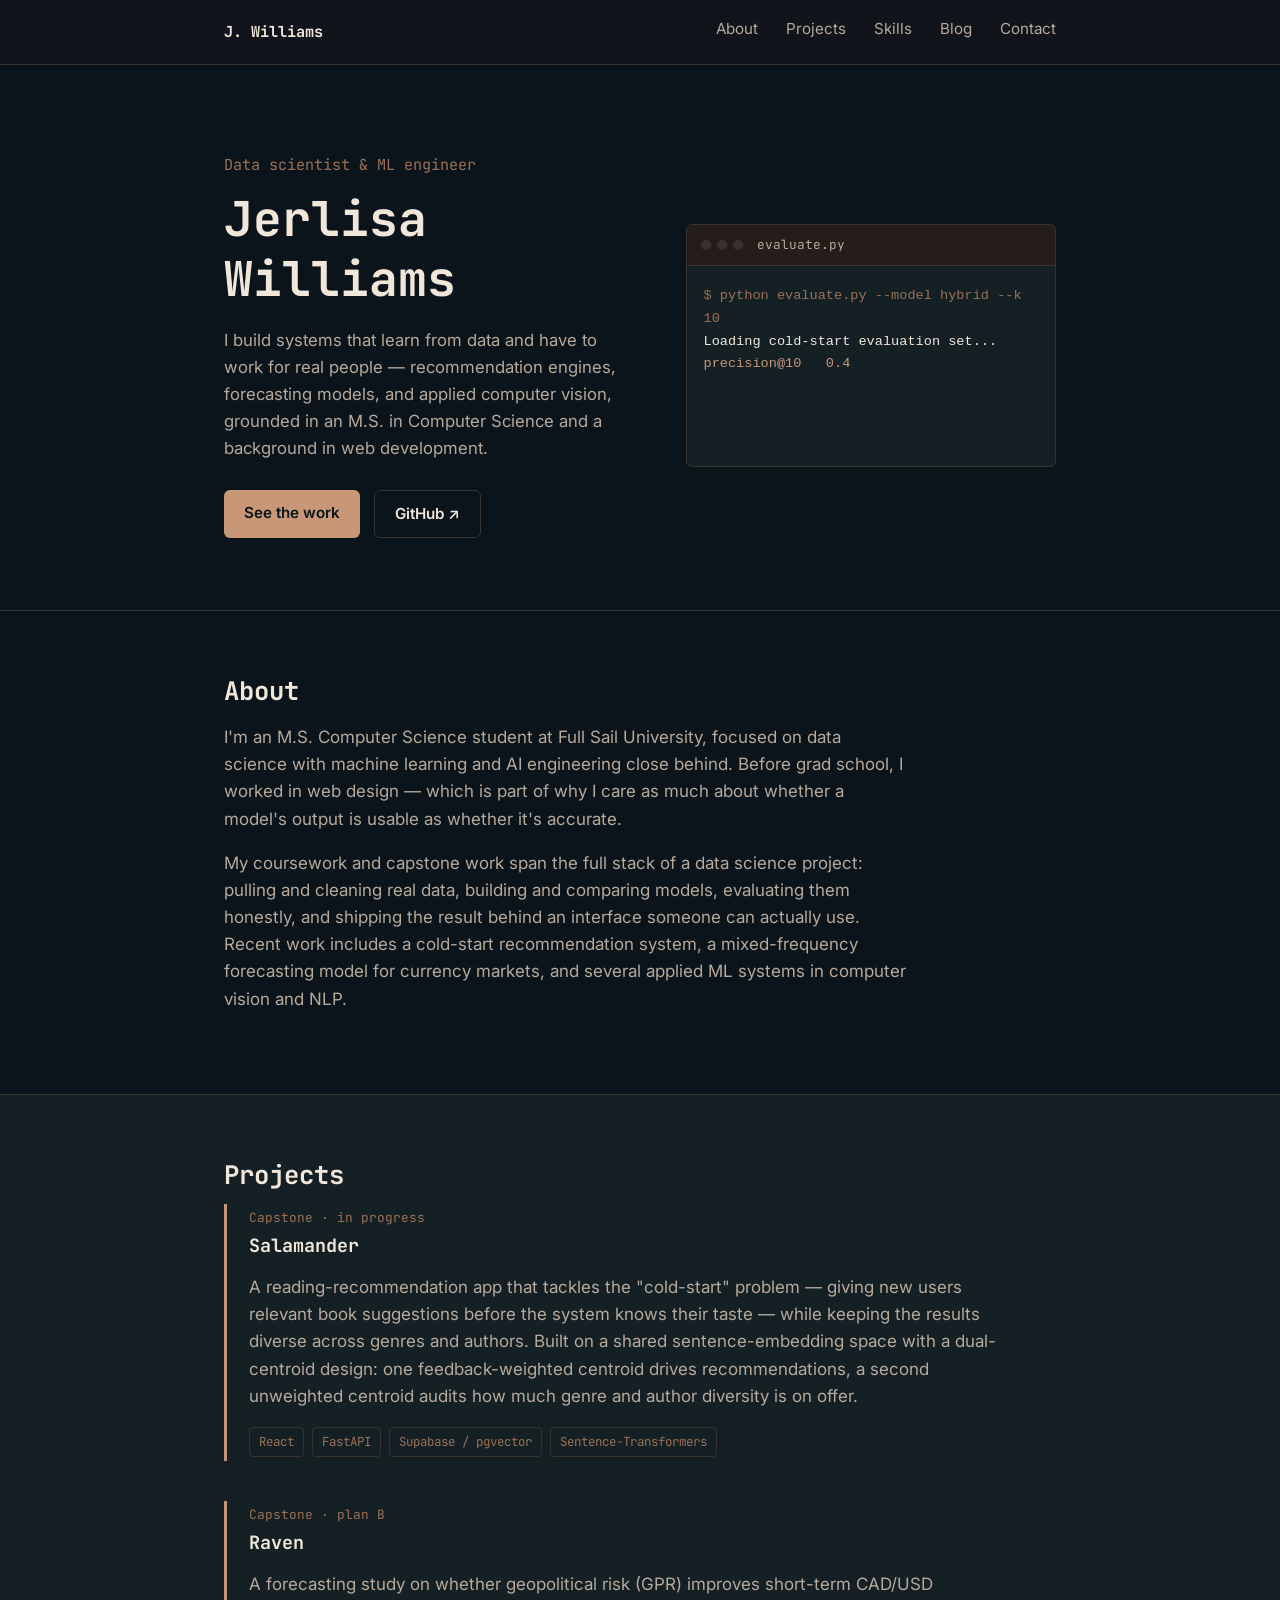
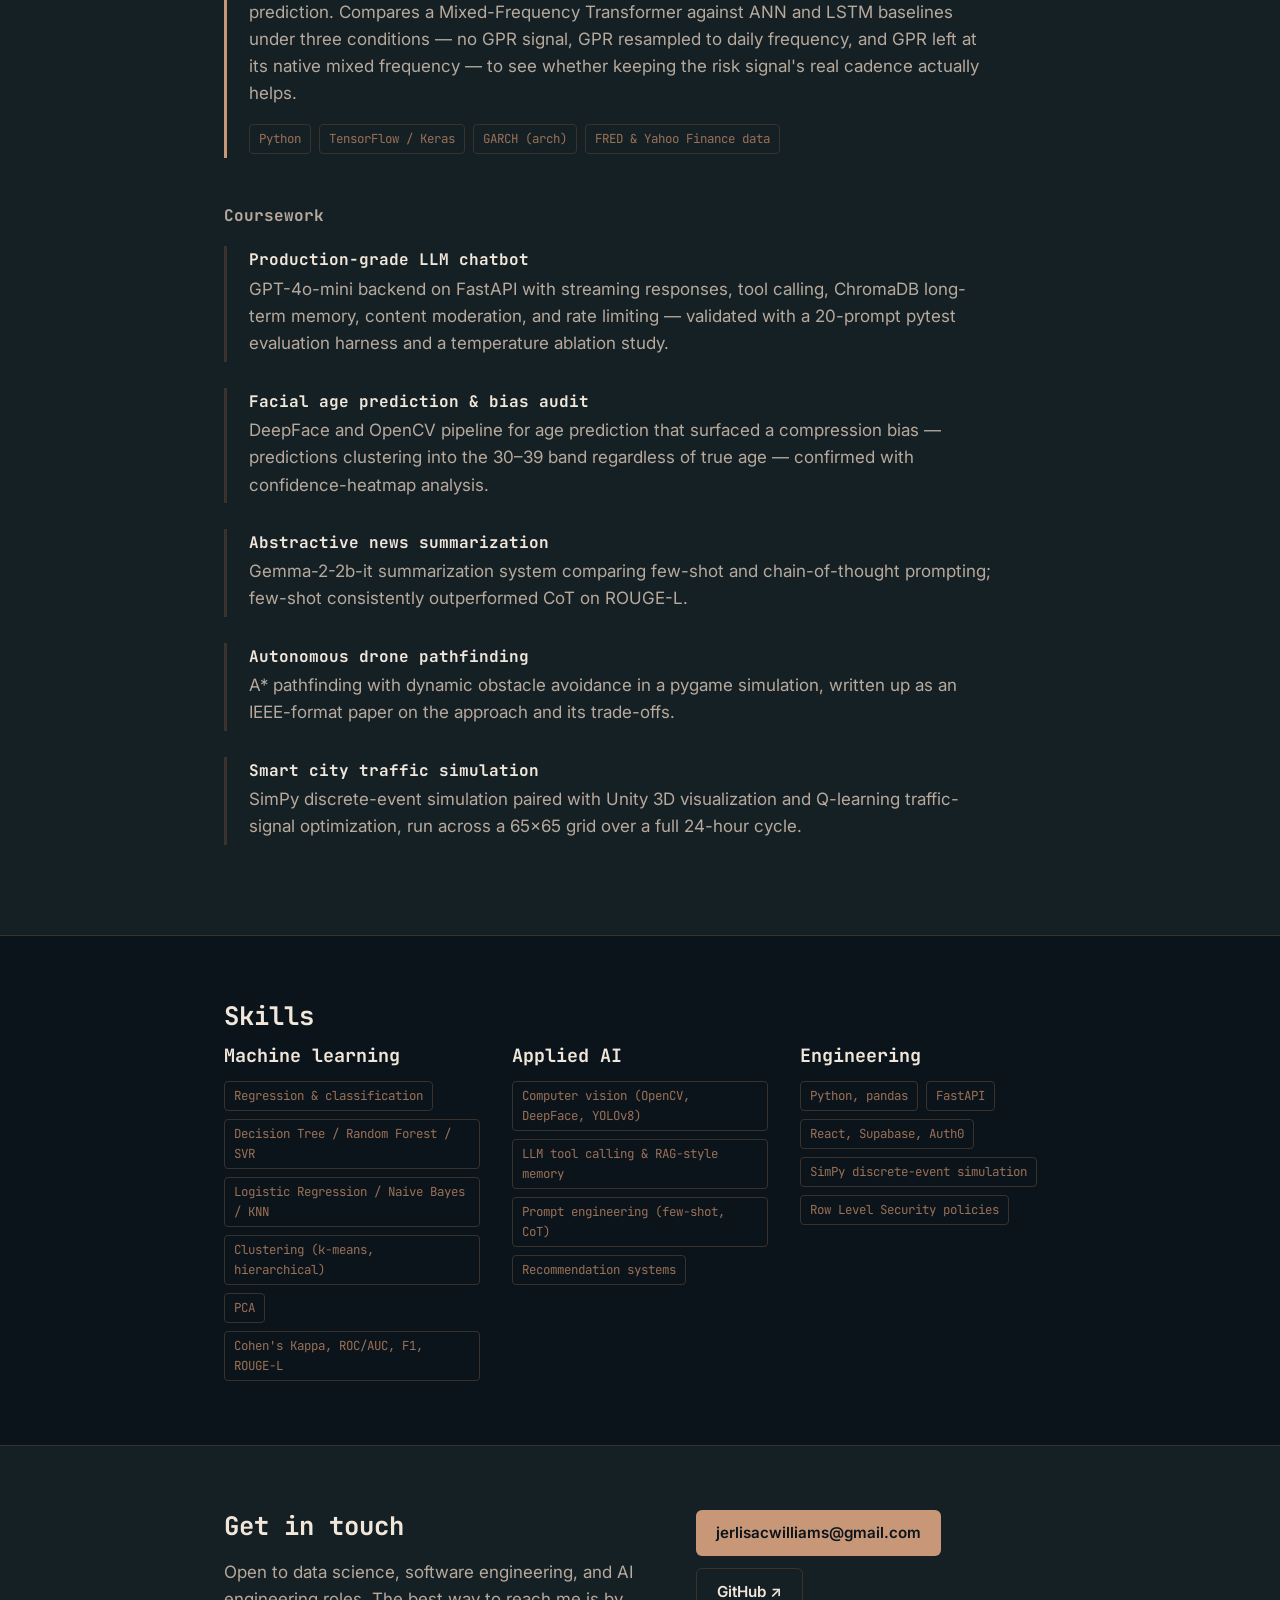
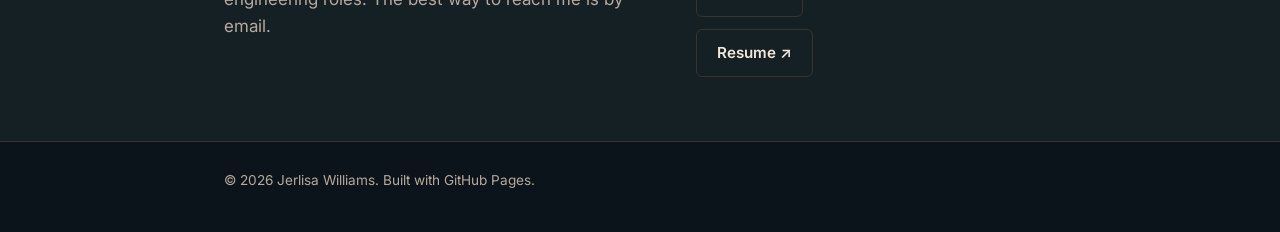
<file: index.html>
<!DOCTYPE html>
<html lang="en">
<head>
  <meta charset="UTF-8" />
  <meta name="viewport" content="width=device-width, initial-scale=1.0" />
  <title>Jerlisa Williams — Data Scientist &amp; ML Engineer</title>
  <meta name="description" content="Portfolio of Jerlisa Williams — machine learning projects in recommendation systems, forecasting, computer vision, and NLP." />
  <link rel="preconnect" href="https://fonts.googleapis.com">
  <link rel="preconnect" href="https://fonts.gstatic.com" crossorigin>
  <link href="https://fonts.googleapis.com/css2?family=JetBrains+Mono:wght@400;500;700&family=Inter:wght@400;500;600&display=swap" rel="stylesheet">
  <link rel="stylesheet" href="css/styles.css" />
</head>
<body>

  <a class="skip-link" href="#main">Skip to content</a>

  <header class="site-header">
    <div class="wrap header-row">
      <a href="#top" class="wordmark">J. Williams</a>
      <nav class="site-nav" aria-label="Primary">
        <a href="#about">About</a>
        <a href="#projects">Projects</a>
        <a href="#skills">Skills</a>
        <a href="blog/">Blog</a>
        <a href="#contact">Contact</a>
      </nav>
    </div>
  </header>

  <main id="main">

    <section id="top" class="hero">
      <div class="wrap hero-grid">
        <div class="hero-copy">
          <p class="hero-kicker">Data scientist &amp; ML engineer</p>
          <h1>Jerlisa Williams</h1>
          <p class="hero-lede">
            I build systems that learn from data and have to work for real people —
            recommendation engines, forecasting models, and applied computer vision,
            grounded in an M.S. in Computer Science and a background in web development.
          </p>
          <div class="hero-actions">
            <a class="btn btn-primary" href="#projects">See the work</a>
            <a class="btn btn-ghost" href="https://github.com/jcwilliams2" target="_blank" rel="noopener">GitHub ↗</a>
          </div>
        </div>

        <div class="hero-terminal" aria-hidden="true">
          <div class="terminal-bar">
            <span class="dot"></span><span class="dot"></span><span class="dot"></span>
            <span class="terminal-title">evaluate.py</span>
          </div>
          <pre class="terminal-body"><code id="terminal-output"></code></pre>
        </div>
      </div>
    </section>

    <section id="about" class="section">
      <div class="wrap about-grid">
        <h2>About</h2>
        <div class="about-copy">
          <p>
            I'm an M.S. Computer Science student at Full Sail University, focused on
            data science with machine learning and AI engineering close behind. Before
            grad school, I worked in web design — which is part of why I care as much
            about whether a model's output is usable as whether it's accurate.
          </p>
          <p>
            My coursework and capstone work span the full stack of a data science
            project: pulling and cleaning real data, building and comparing models,
            evaluating them honestly, and shipping the result behind an interface
            someone can actually use. Recent work includes a cold-start recommendation
            system, a mixed-frequency forecasting model for currency markets, and
            several applied ML systems in computer vision and NLP.
          </p>
        </div>
      </div>
    </section>

    <section id="projects" class="section section-alt">
      <div class="wrap">
        <h2>Projects</h2>

        <article class="project-featured">
          <div class="project-featured-body">
            <p class="project-eyebrow">Capstone · in progress</p>
            <h3>Salamander</h3>
            <p>
              A reading-recommendation app that tackles the "cold-start" problem —
              giving new users relevant book suggestions before the system knows their
              taste — while keeping the results diverse across genres and authors.
              Built on a shared sentence-embedding space with a dual-centroid design:
              one feedback-weighted centroid drives recommendations, a second unweighted
              centroid audits how much genre and author diversity is on offer.
            </p>
            <ul class="tag-list">
              <li>React</li>
              <li>FastAPI</li>
              <li>Supabase / pgvector</li>
              <li>Sentence-Transformers</li>
            </ul>
          </div>
        </article>

        <article class="project-featured">
          <div class="project-featured-body">
            <p class="project-eyebrow">Capstone · plan B</p>
            <h3>Raven</h3>
            <p>
              A forecasting study on whether geopolitical risk (GPR) improves short-term
              CAD/USD prediction. Compares a Mixed-Frequency Transformer against ANN and
              LSTM baselines under three conditions — no GPR signal, GPR resampled to
              daily frequency, and GPR left at its native mixed frequency — to see
              whether keeping the risk signal's real cadence actually helps.
            </p>
            <ul class="tag-list">
              <li>Python</li>
              <li>TensorFlow / Keras</li>
              <li>GARCH (arch)</li>
              <li>FRED &amp; Yahoo Finance data</li>
            </ul>
          </div>
        </article>

        <h3 class="projects-subhead">Coursework</h3>
        <ul class="project-list">
          <li class="project-item">
            <h4>Production-grade LLM chatbot</h4>
            <p>
              GPT-4o-mini backend on FastAPI with streaming responses, tool calling,
              ChromaDB long-term memory, content moderation, and rate limiting —
              validated with a 20-prompt pytest evaluation harness and a temperature
              ablation study.
            </p>
          </li>
          <li class="project-item">
            <h4>Facial age prediction &amp; bias audit</h4>
            <p>
              DeepFace and OpenCV pipeline for age prediction that surfaced a
              compression bias — predictions clustering into the 30–39 band regardless
              of true age — confirmed with confidence-heatmap analysis.
            </p>
          </li>
          <li class="project-item">
            <h4>Abstractive news summarization</h4>
            <p>
              Gemma-2-2b-it summarization system comparing few-shot and
              chain-of-thought prompting; few-shot consistently outperformed CoT on
              ROUGE-L.
            </p>
          </li>
          <li class="project-item">
            <h4>Autonomous drone pathfinding</h4>
            <p>
              A* pathfinding with dynamic obstacle avoidance in a pygame simulation,
              written up as an IEEE-format paper on the approach and its trade-offs.
            </p>
          </li>
          <li class="project-item">
            <h4>Smart city traffic simulation</h4>
            <p>
              SimPy discrete-event simulation paired with Unity 3D visualization and
              Q-learning traffic-signal optimization, run across a 65×65 grid over a
              full 24-hour cycle.
            </p>
          </li>
        </ul>
      </div>
    </section>

    <section id="skills" class="section">
      <div class="wrap">
        <h2>Skills</h2>
        <div class="skills-grid">
          <div class="skill-group">
            <h3>Machine learning</h3>
            <ul class="tag-list">
              <li>Regression &amp; classification</li>
              <li>Decision Tree / Random Forest / SVR</li>
              <li>Logistic Regression / Naive Bayes / KNN</li>
              <li>Clustering (k-means, hierarchical)</li>
              <li>PCA</li>
              <li>Cohen's Kappa, ROC/AUC, F1, ROUGE-L</li>
            </ul>
          </div>
          <div class="skill-group">
            <h3>Applied AI</h3>
            <ul class="tag-list">
              <li>Computer vision (OpenCV, DeepFace, YOLOv8)</li>
              <li>LLM tool calling &amp; RAG-style memory</li>
              <li>Prompt engineering (few-shot, CoT)</li>
              <li>Recommendation systems</li>
            </ul>
          </div>
          <div class="skill-group">
            <h3>Engineering</h3>
            <ul class="tag-list">
              <li>Python, pandas</li>
              <li>FastAPI</li>
              <li>React, Supabase, Auth0</li>
              <li>SimPy discrete-event simulation</li>
              <li>Row Level Security policies</li>
            </ul>
          </div>
        </div>
      </div>
    </section>

    <section id="contact" class="section section-alt">
      <div class="wrap contact-grid">
        <div>
          <h2>Get in touch</h2>
          <p>
            Open to data science, software engineering, and AI engineering roles.
            The best way to reach me is by email.
          </p>
        </div>
        <div class="contact-links">
          <a class="btn btn-primary" href="mailto:jerlisacwilliams@gmail.com">jerlisacwilliams@gmail.com</a>
          <a class="btn btn-ghost" href="https://github.com/jcwilliams2" target="_blank" rel="noopener">GitHub ↗</a>
          <a class="btn btn-ghost" href="assets/Jerlisa_Williams_Resume.pdf" target="_blank" rel="noopener">Resume ↗</a>
        </div>
      </div>
    </section>

  </main>

  <footer class="site-footer">
    <div class="wrap">
      <p>&copy; <span id="year"></span> Jerlisa Williams. Built with GitHub Pages.</p>
    </div>
  </footer>

  <script src="js/script.js"></script>
</body>
</html>
</file>
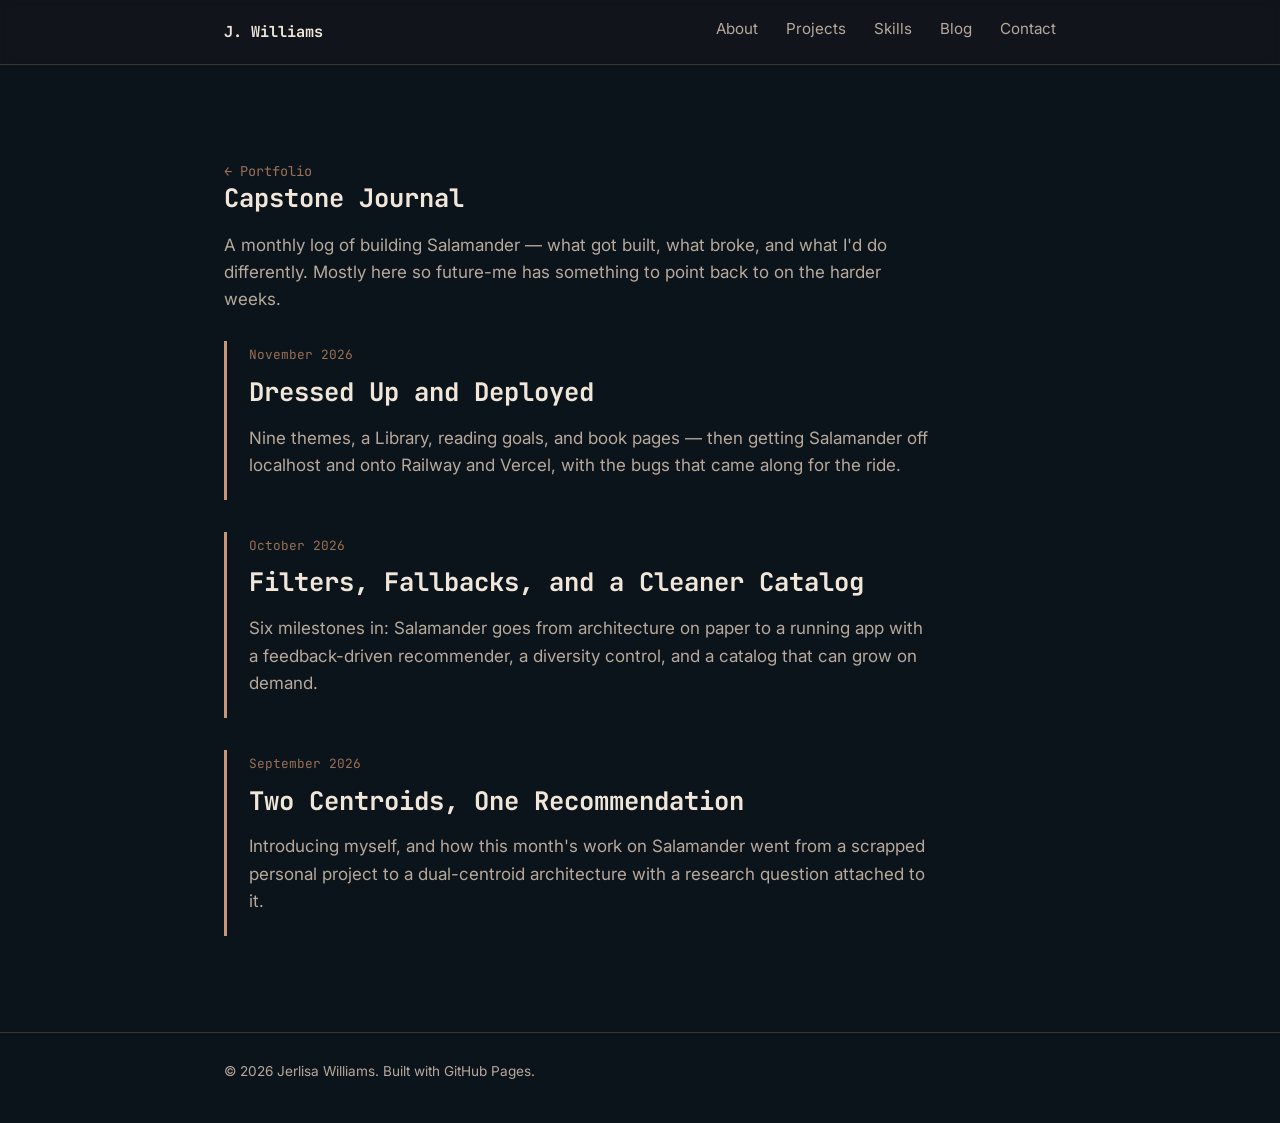
<file: blog/index.html>
<!DOCTYPE html>
<html lang="en">
<head>
  <meta charset="UTF-8" />
  <meta name="viewport" content="width=device-width, initial-scale=1.0, viewport-fit=cover" />
  <title>Blog — Jerlisa Williams</title>
  <meta name="description" content="Monthly capstone journal — building Salamander, a diversity-aware recommendation system." />
  <link rel="preconnect" href="https://fonts.googleapis.com">
  <link rel="preconnect" href="https://fonts.gstatic.com" crossorigin>
  <link href="https://fonts.googleapis.com/css2?family=JetBrains+Mono:wght@400;500;700&family=Inter:wght@400;500;600&display=swap" rel="stylesheet">
  <link rel="stylesheet" href="../css/styles.css" />
</head>
<body>

  <a class="skip-link" href="#main">Skip to content</a>

  <header class="site-header">
    <div class="wrap header-row">
      <a href="../index.html" class="wordmark">J. Williams</a>
      <nav class="site-nav" aria-label="Primary">
        <a href="../index.html#about">About</a>
        <a href="../index.html#projects">Projects</a>
        <a href="../index.html#skills">Skills</a>
        <a href="./">Blog</a>
        <a href="../index.html#contact">Contact</a>
      </nav>
    </div>
  </header>

  <main id="main">
    <section class="section">
      <div class="wrap">
        <p class="blog-crumb"><a href="../index.html">← Portfolio</a></p>
        <h1>Capstone Journal</h1>
        <p>
          A monthly log of building Salamander — what got built, what broke,
          and what I'd do differently. Mostly here so future-me has something
          to point back to on the harder weeks.
        </p>

        <ul class="post-list">
          <li>
            <a class="post-card" href="dressed-up-and-deployed.html">
              <p class="post-date">November 2026</p>
              <h2>Dressed Up and Deployed</h2>
              <p>
                Nine themes, a Library, reading goals, and book pages — then
                getting Salamander off localhost and onto Railway and Vercel,
                with the bugs that came along for the ride.
              </p>
            </a>
          </li>
          <li>
            <a class="post-card" href="filters-fallbacks-and-a-cleaner-catalog.html">
              <p class="post-date">October 2026</p>
              <h2>Filters, Fallbacks, and a Cleaner Catalog</h2>
              <p>
                Six milestones in: Salamander goes from architecture on paper
                to a running app with a feedback-driven recommender, a
                diversity control, and a catalog that can grow on demand.
              </p>
            </a>
          </li>
          <li>
            <a class="post-card" href="two-centroids-one-recommendation.html">
              <p class="post-date">September 2026</p>
              <h2>Two Centroids, One Recommendation</h2>
              <p>
                Introducing myself, and how this month's work on Salamander
                went from a scrapped personal project to a dual-centroid
                architecture with a research question attached to it.
              </p>
            </a>
          </li>
        </ul>
      </div>
    </section>
  </main>

  <footer class="site-footer">
    <div class="wrap">
      <p>&copy; <span id="year"></span> Jerlisa Williams. Built with GitHub Pages.</p>
    </div>
  </footer>

  <script src="../js/script.js"></script>
</body>
</html>
</file>
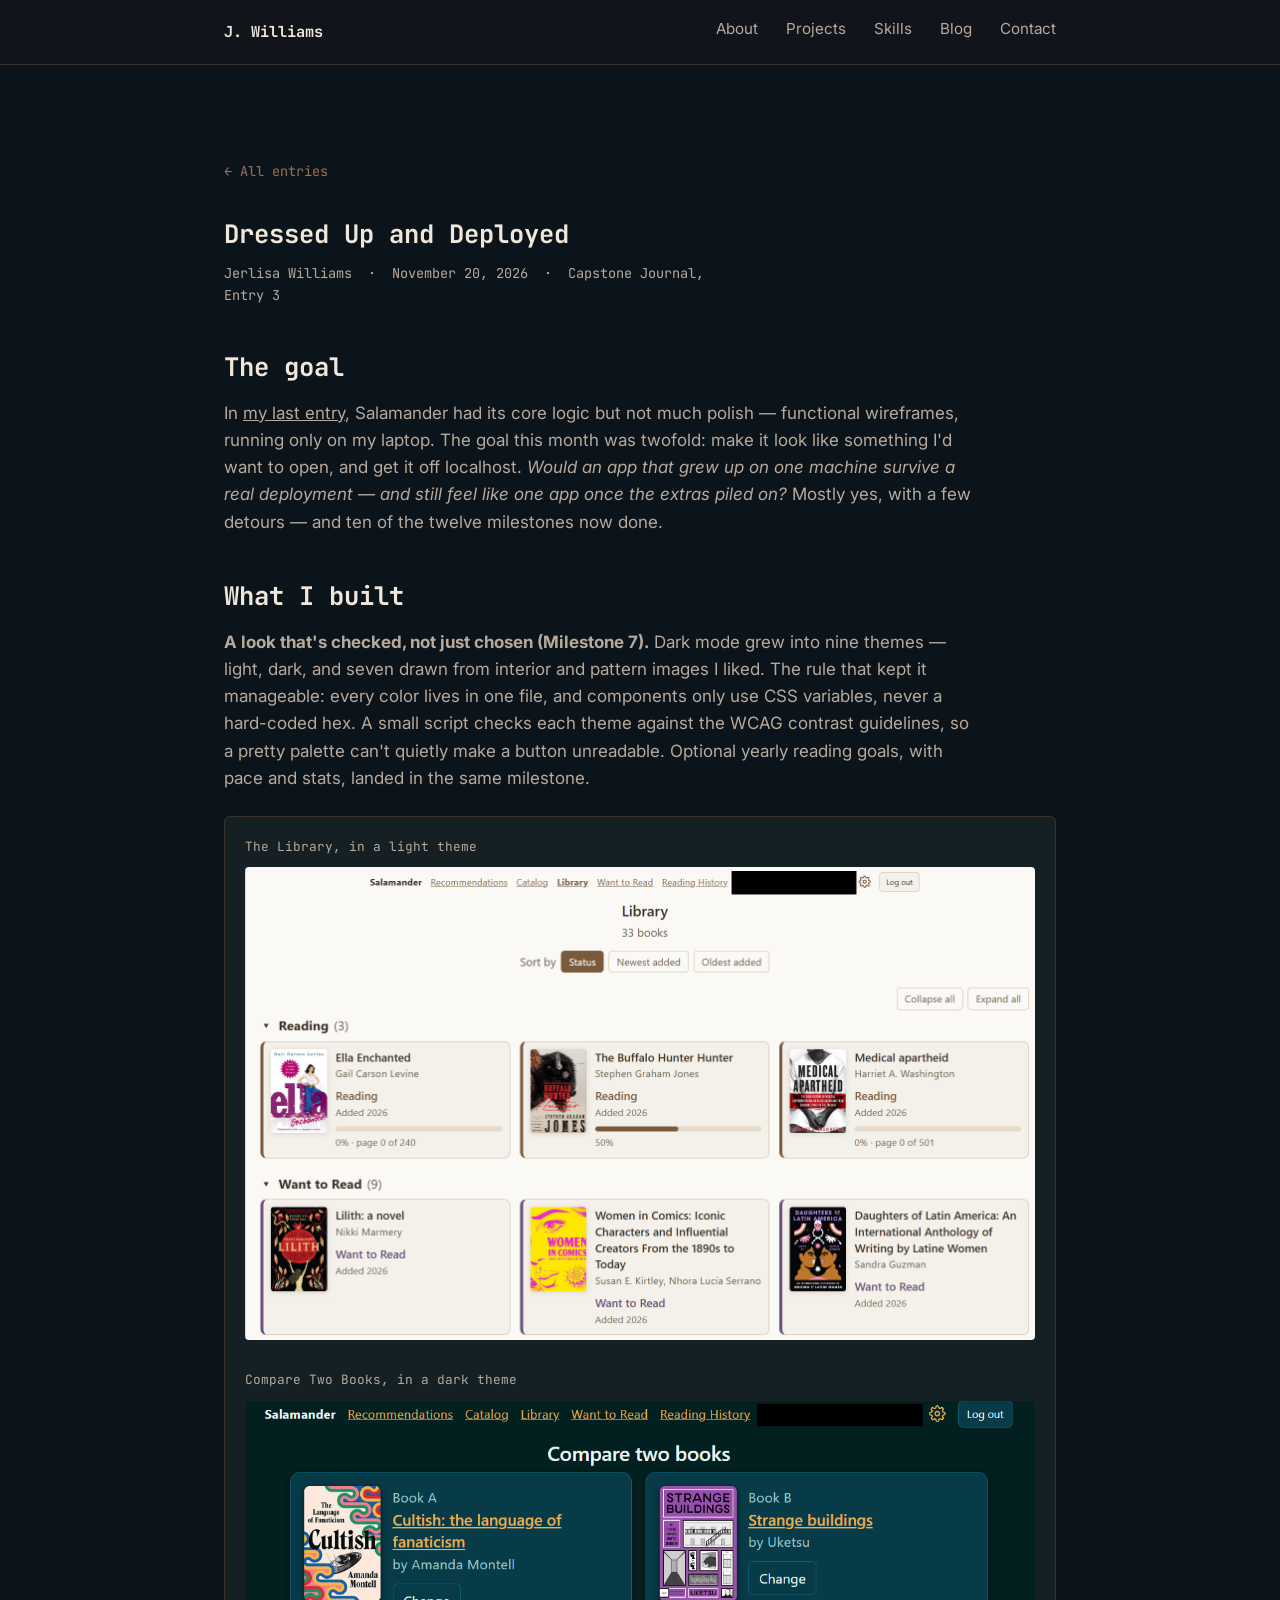
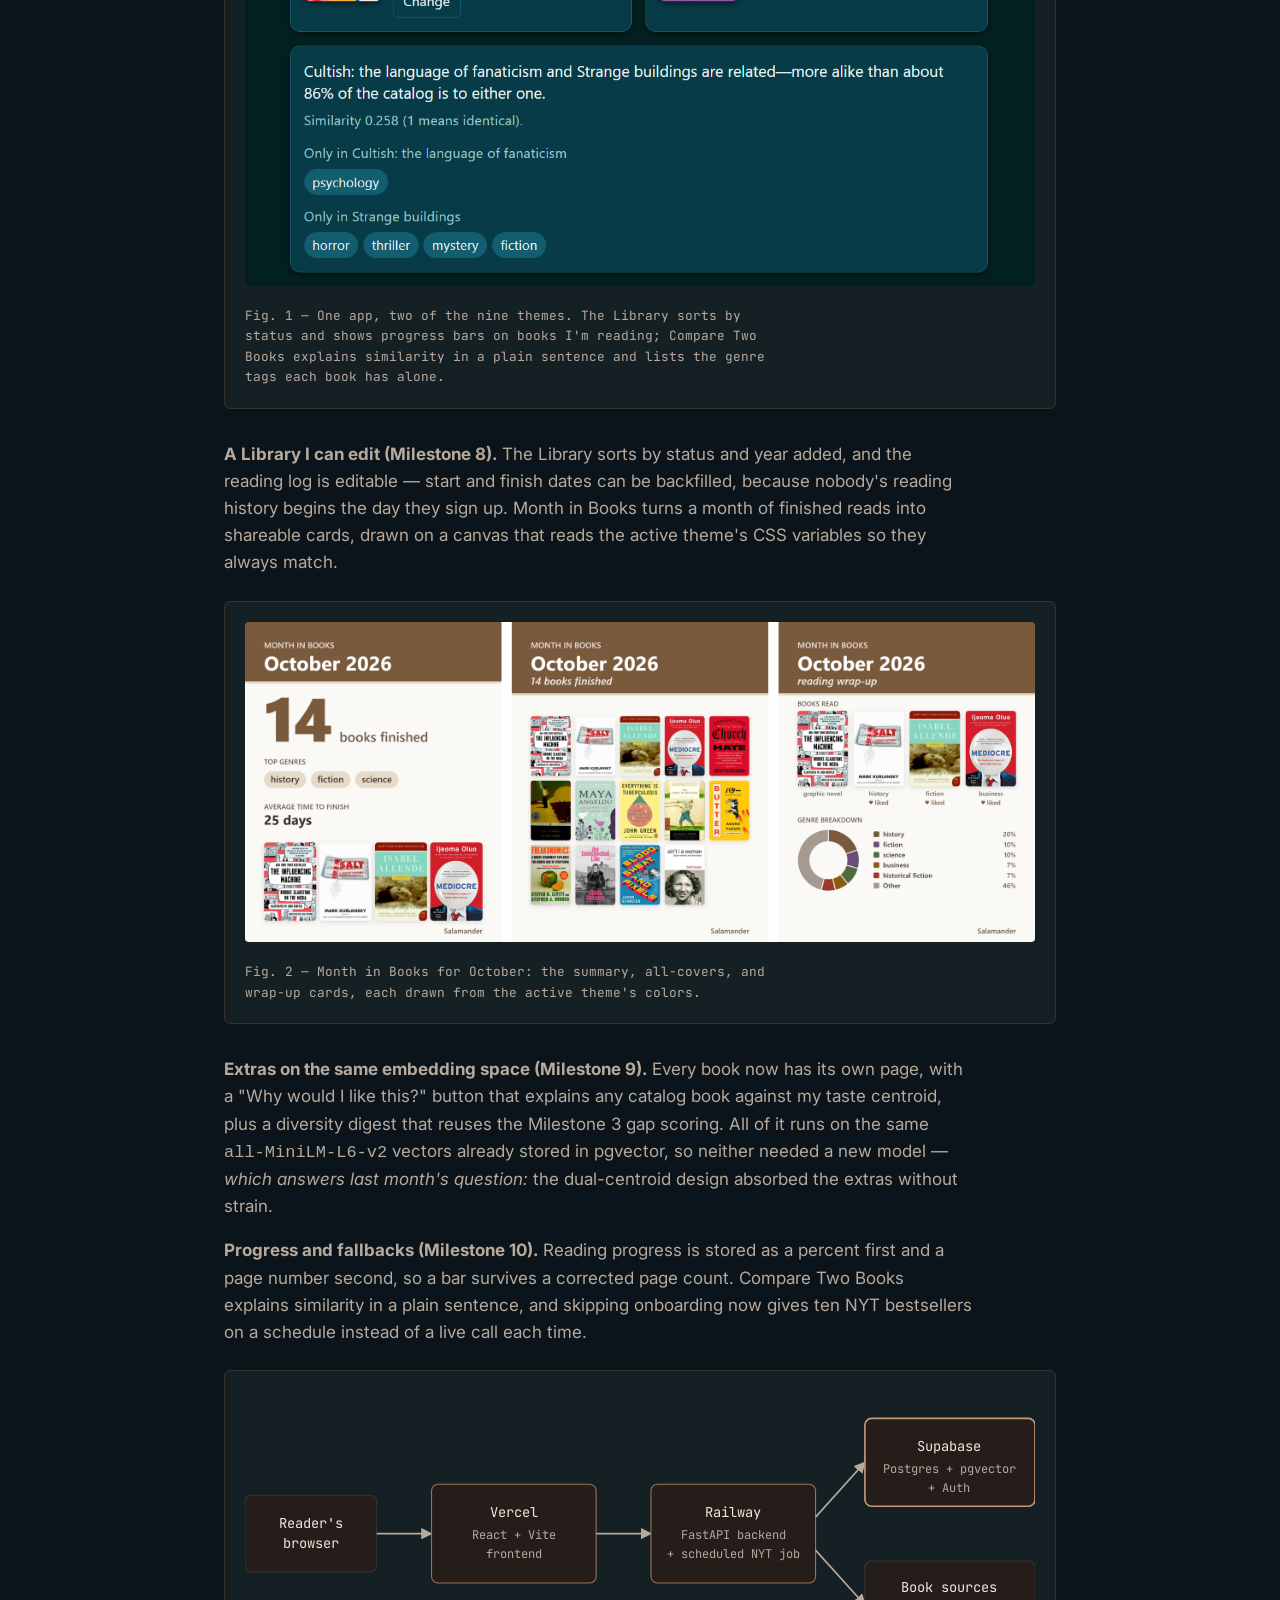
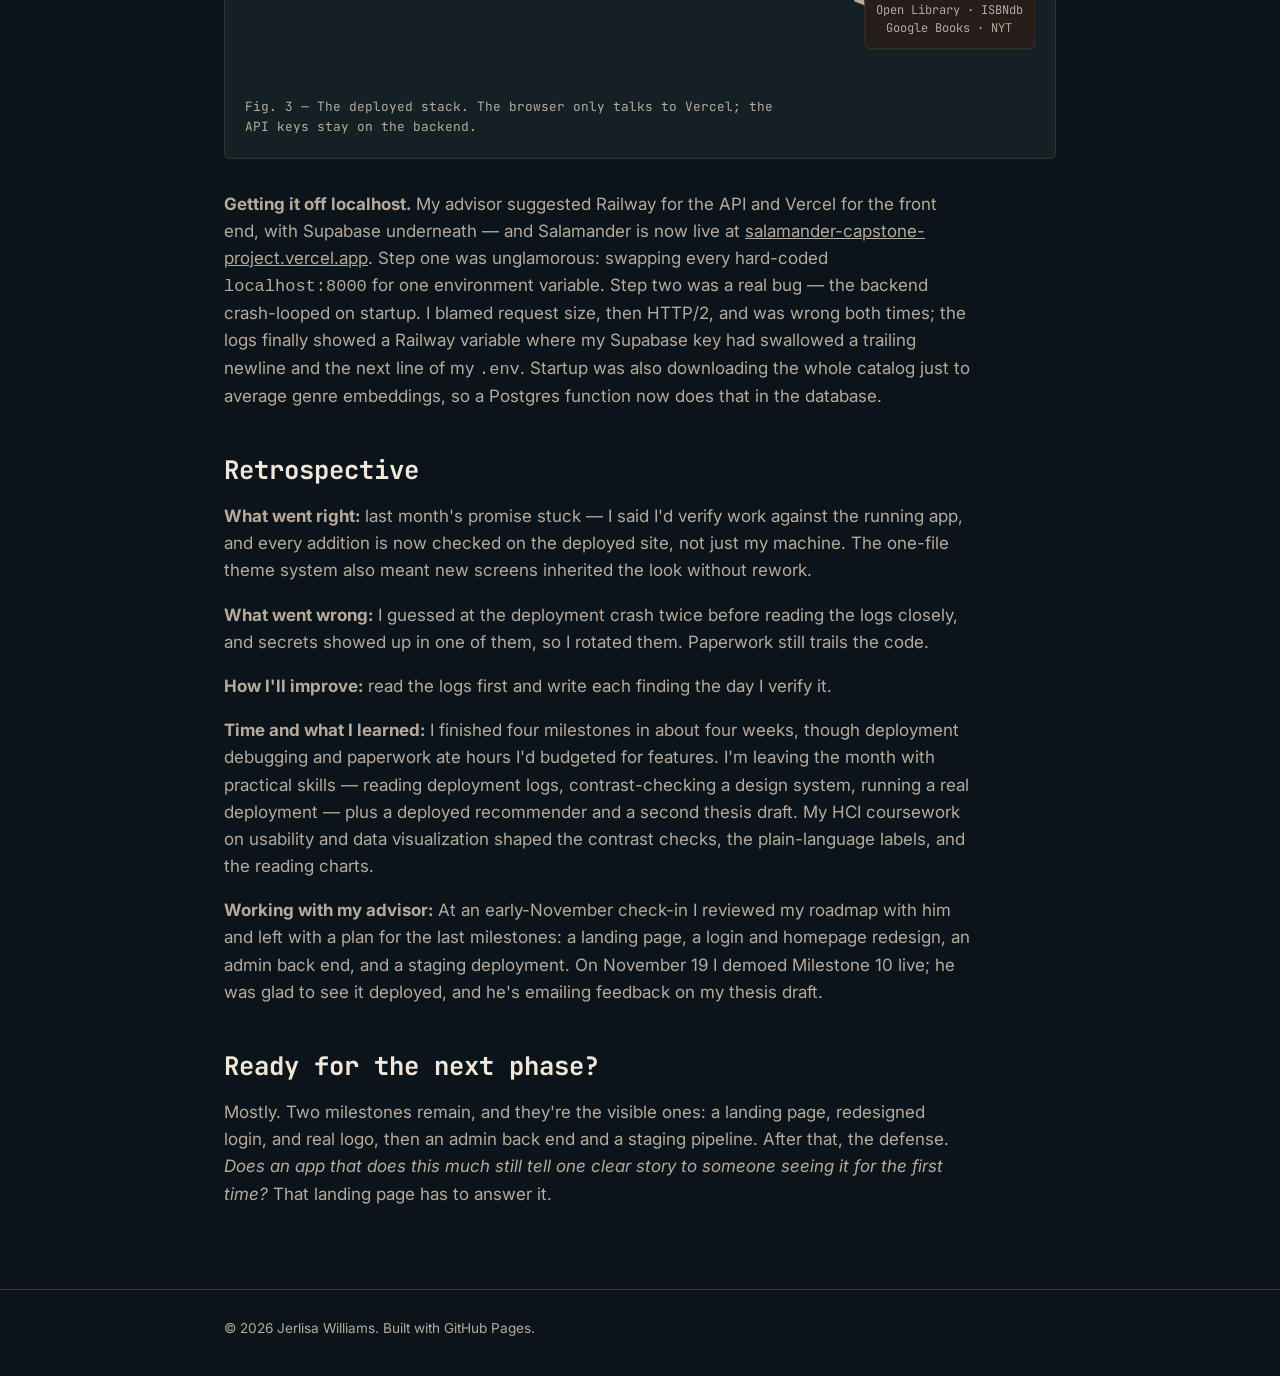
<file: blog/dressed-up-and-deployed.html>
<!DOCTYPE html>
<html lang="en">
<head>
  <meta charset="UTF-8" />
  <meta name="viewport" content="width=device-width, initial-scale=1.0, viewport-fit=cover" />
  <title>Dressed Up and Deployed — Jerlisa Williams</title>
  <meta name="description" content="Third capstone journal entry: themes, a Library, book pages, and getting Salamander off localhost and onto Railway and Vercel." />
  <link rel="preconnect" href="https://fonts.googleapis.com">
  <link rel="preconnect" href="https://fonts.gstatic.com" crossorigin>
  <link href="https://fonts.googleapis.com/css2?family=JetBrains+Mono:wght@400;500;700&family=Inter:wght@400;500;600&display=swap" rel="stylesheet">
  <link rel="stylesheet" href="../css/styles.css" />
</head>
<body>

  <a class="skip-link" href="#main">Skip to content</a>

  <header class="site-header">
    <div class="wrap header-row">
      <a href="../index.html" class="wordmark">J. Williams</a>
      <nav class="site-nav" aria-label="Primary">
        <a href="../index.html#about">About</a>
        <a href="../index.html#projects">Projects</a>
        <a href="../index.html#skills">Skills</a>
        <a href="./">Blog</a>
        <a href="../index.html#contact">Contact</a>
      </nav>
    </div>
  </header>

  <main id="main">
    <article class="section">
      <div class="wrap">
        <p class="blog-crumb"><a href="./">← All entries</a></p>

        <div class="post-hero">
          <h1>Dressed Up and Deployed</h1>
          <p class="post-meta">Jerlisa Williams &nbsp;·&nbsp; November 20, 2026 &nbsp;·&nbsp; Capstone Journal, Entry 3</p>
        </div>

        <div class="post-body">

          <h2>The goal</h2>
          <p>
            In <a href="filters-fallbacks-and-a-cleaner-catalog.html">my last entry</a>,
            Salamander had its core logic but not much polish — functional
            wireframes, running only on my laptop. The goal this month was
            twofold: make it look like something I'd want to open, and get it
            off localhost. <em>Would an app that grew up on one machine
            survive a real deployment — and still feel like one app once the
            extras piled on?</em> Mostly yes, with a few detours — and ten of the twelve milestones now done.
          </p>

          <h2>What I built</h2>
          <p>
            <strong>A look that's checked, not just chosen (Milestone 7).</strong>
            Dark mode grew into nine themes — light, dark, and seven drawn from
            interior and pattern images I liked. The rule that kept it
            manageable: every color lives in one file, and components only use
            CSS variables, never a hard-coded hex. A small script checks each
            theme against the WCAG contrast guidelines, so a pretty palette
            can't quietly make a button unreadable. Optional yearly reading goals, with
            pace and stats, landed in the same milestone.
          </p>
          <div class="diagram-card">
            <p class="diagram-caption" style="margin:0 0 10px">The Library, in a light theme</p>
            <img src="salamander_library.png" alt="Screenshot of the Salamander Library page in a cream and brown theme: sort buttons for Status, Newest added and Oldest added, then a collapsible Reading group with progress bars and the start of a Want to Read group, each book shown as a card with its cover." style="width:100%;height:auto;border-radius:4px;" />
            <p class="diagram-caption" style="margin:22px 0 10px">Compare Two Books, in a dark theme</p>
            <img src="salamander_compare.png" alt="Screenshot of the Salamander Compare Two Books page in a dark teal theme: two book covers side by side, a plain-sentence similarity summary, and the genre tags that appear in only one of the two books." style="width:100%;height:auto;border-radius:4px;" />
            <p class="diagram-caption">Fig. 1 — One app, two of the nine themes. The Library sorts by status and shows progress bars on books I'm reading; Compare Two Books explains similarity in a plain sentence and lists the genre tags each book has alone.</p>
          </div>

          <p>
            <strong>A Library I can edit (Milestone 8).</strong> The Library
            sorts by status and year added, and the reading log is editable —
            start and finish dates can be backfilled, because nobody's reading
            history begins the day they sign up. Month in Books turns a month
            of finished reads into shareable cards, drawn on a canvas that
            reads the active theme's CSS variables so they always match.
          </p>
          <div class="diagram-card">
            <img src="salamander_month_in_books.png" alt="Three Month in Books cards for October 2026 side by side: a summary card showing 14 books finished, top genres and average time to finish; an all-covers grid of the 14 books; and a wrap-up card with four covers and a genre breakdown donut chart." style="width:100%;height:auto;border-radius:4px;" />
            <p class="diagram-caption">Fig. 2 — Month in Books for October: the summary, all-covers, and wrap-up cards, each drawn from the active theme's colors.</p>
          </div>

          <p>
            <strong>Extras on the same embedding space (Milestone 9).</strong>
            Every book now has its own page, with a "Why would I like this?"
            button that explains any catalog book against my taste centroid,
            plus a diversity digest that reuses the Milestone 3 gap scoring. All of
            it runs on the same <code>all-MiniLM-L6-v2</code> vectors already
            stored in pgvector, so neither needed a new model — <em>which answers last month's
            question:</em> the dual-centroid design absorbed the extras
            without strain.
          </p>
          <p>
            <strong>Progress and fallbacks (Milestone 10).</strong> Reading
            progress is stored as a percent first and a page number second, so
            a bar survives a corrected page count. Compare Two Books explains
            similarity in a plain sentence, and skipping onboarding now gives
            ten NYT bestsellers on a schedule instead of a live call each time.
          </p>

          <div class="diagram-card">
            <svg viewBox="0 0 720 260" role="img" aria-labelledby="arch-title">
              <title id="arch-title">Deployment architecture: browser to Vercel frontend to Railway FastAPI backend to Supabase and external book sources</title>
              <defs>
                <marker id="arrow2" viewBox="0 0 10 10" refX="9" refY="5" markerWidth="7" markerHeight="7" orient="auto-start-reverse">
                  <path d="M 0 0 L 10 5 L 0 10 z" style="fill:var(--text-muted)" />
                </marker>
              </defs>

              <rect x="0" y="95" width="120" height="70" rx="6" style="fill:var(--surface-2);stroke:var(--border)" />
              <text x="60" y="125" text-anchor="middle" style="fill:var(--text);font-family:var(--font-display);font-size:12.5px">Reader's</text>
              <text x="60" y="143" text-anchor="middle" style="fill:var(--text);font-family:var(--font-display);font-size:12.5px">browser</text>

              <line x1="120" y1="130" x2="170" y2="130" style="stroke:var(--text-muted);stroke-width:1.5" marker-end="url(#arrow2)" />

              <rect x="170" y="85" width="150" height="90" rx="6" style="fill:var(--surface-2);stroke:var(--clay)" />
              <text x="245" y="115" text-anchor="middle" style="fill:var(--text);font-family:var(--font-display);font-size:12.5px">Vercel</text>
              <text x="245" y="135" text-anchor="middle" style="fill:var(--text-muted);font-family:var(--font-display);font-size:11px">React + Vite</text>
              <text x="245" y="152" text-anchor="middle" style="fill:var(--text-muted);font-family:var(--font-display);font-size:11px">frontend</text>

              <line x1="320" y1="130" x2="370" y2="130" style="stroke:var(--text-muted);stroke-width:1.5" marker-end="url(#arrow2)" />

              <rect x="370" y="85" width="150" height="90" rx="6" style="fill:var(--surface-2);stroke:var(--clay)" />
              <text x="445" y="115" text-anchor="middle" style="fill:var(--text);font-family:var(--font-display);font-size:12.5px">Railway</text>
              <text x="445" y="135" text-anchor="middle" style="fill:var(--text-muted);font-family:var(--font-display);font-size:11px">FastAPI backend</text>
              <text x="445" y="152" text-anchor="middle" style="fill:var(--text-muted);font-family:var(--font-display);font-size:11px">+ scheduled NYT job</text>

              <line x1="520" y1="115" x2="565" y2="65" style="stroke:var(--text-muted);stroke-width:1.5" marker-end="url(#arrow2)" />
              <line x1="520" y1="145" x2="565" y2="195" style="stroke:var(--text-muted);stroke-width:1.5" marker-end="url(#arrow2)" />

              <rect x="565" y="25" width="155" height="80" rx="6" style="fill:var(--surface-2);stroke:var(--brass);stroke-width:1.5" />
              <text x="642" y="55" text-anchor="middle" style="fill:var(--text);font-family:var(--font-display);font-size:12.5px">Supabase</text>
              <text x="642" y="75" text-anchor="middle" style="fill:var(--text-muted);font-family:var(--font-display);font-size:11px">Postgres + pgvector</text>
              <text x="642" y="92" text-anchor="middle" style="fill:var(--text-muted);font-family:var(--font-display);font-size:11px">+ Auth</text>

              <rect x="565" y="155" width="155" height="80" rx="6" style="fill:var(--surface-2);stroke:var(--border)" />
              <text x="642" y="183" text-anchor="middle" style="fill:var(--text);font-family:var(--font-display);font-size:12.5px">Book sources</text>
              <text x="642" y="203" text-anchor="middle" style="fill:var(--text-muted);font-family:var(--font-display);font-size:11px">Open Library · ISBNdb</text>
              <text x="642" y="220" text-anchor="middle" style="fill:var(--text-muted);font-family:var(--font-display);font-size:11px">Google Books · NYT</text>
            </svg>
            <p class="diagram-caption">Fig. 3 — The deployed stack. The browser only talks to Vercel; the API keys stay on the backend.</p>
          </div>

          <p>
            <strong>Getting it off localhost.</strong> My advisor suggested
            Railway for the API and Vercel for the front end, with Supabase
            underneath — and Salamander is now live at
            <a href="https://salamander-capstone-project.vercel.app/">salamander-capstone-project.vercel.app</a>.
            Step one was unglamorous: swapping every hard-coded
            <code>localhost:8000</code> for one environment variable. Step two
            was a real bug — the backend crash-looped on startup. I blamed
            request size, then HTTP/2, and was wrong both times; the logs
            finally showed a Railway variable where my Supabase key had
            swallowed a trailing newline and the next line of my
            <code>.env</code>. Startup was also downloading the whole catalog
            just to average genre embeddings, so a Postgres function now does
            that in the database.
          </p>

          <h2>Retrospective</h2>
          <p>
            <strong>What went right:</strong> last month's promise stuck — I
            said I'd verify work against the running app, and every addition
            is now checked on the deployed site, not just my machine. The
            one-file theme system also meant new screens inherited the look
            without rework.
          </p>
          <p>
            <strong>What went wrong:</strong> I guessed at the deployment
            crash twice before reading the logs closely, and secrets showed up
            in one of them, so I rotated them. Paperwork still trails the
            code.
          </p>
          <p>
            <strong>How I'll improve:</strong> read the logs first and write each
            finding the day I verify it.
          </p>

          <p>
            <strong>Time and what I learned:</strong> I finished four
            milestones in about four weeks, though deployment debugging and
            paperwork ate hours I'd budgeted for features. I'm leaving the
            month with practical skills — reading deployment logs,
            contrast-checking a design system, running a real deployment — plus a
            deployed recommender and a second thesis draft. My HCI coursework
            on usability and data visualization shaped the contrast checks,
            the plain-language labels, and the reading charts.
          </p>
          <p>
            <strong>Working with my advisor:</strong> At an early-November
            check-in I reviewed my roadmap with him and left with a plan for
            the last milestones: a landing page, a login and homepage
            redesign, an admin back end, and a staging deployment. On
            November 19 I demoed Milestone 10 live; he was glad to see it
            deployed, and he's emailing feedback on my thesis draft.
          </p>

          <h2>Ready for the next phase?</h2>
          <p>
            Mostly. Two milestones remain, and they're the visible ones: a landing
            page, redesigned login, and real logo, then an admin back end and
            a staging pipeline. After that, the defense. <em>Does an app that
            does this much still tell one clear story to someone seeing it
            for the first time?</em> That landing page has to answer it.
          </p>

        </div>
      </div>
    </article>
  </main>

  <footer class="site-footer">
    <div class="wrap">
      <p>&copy; <span id="year"></span> Jerlisa Williams. Built with GitHub Pages.</p>
    </div>
  </footer>

  <script src="../js/script.js"></script>
</body>
</html>
</file>
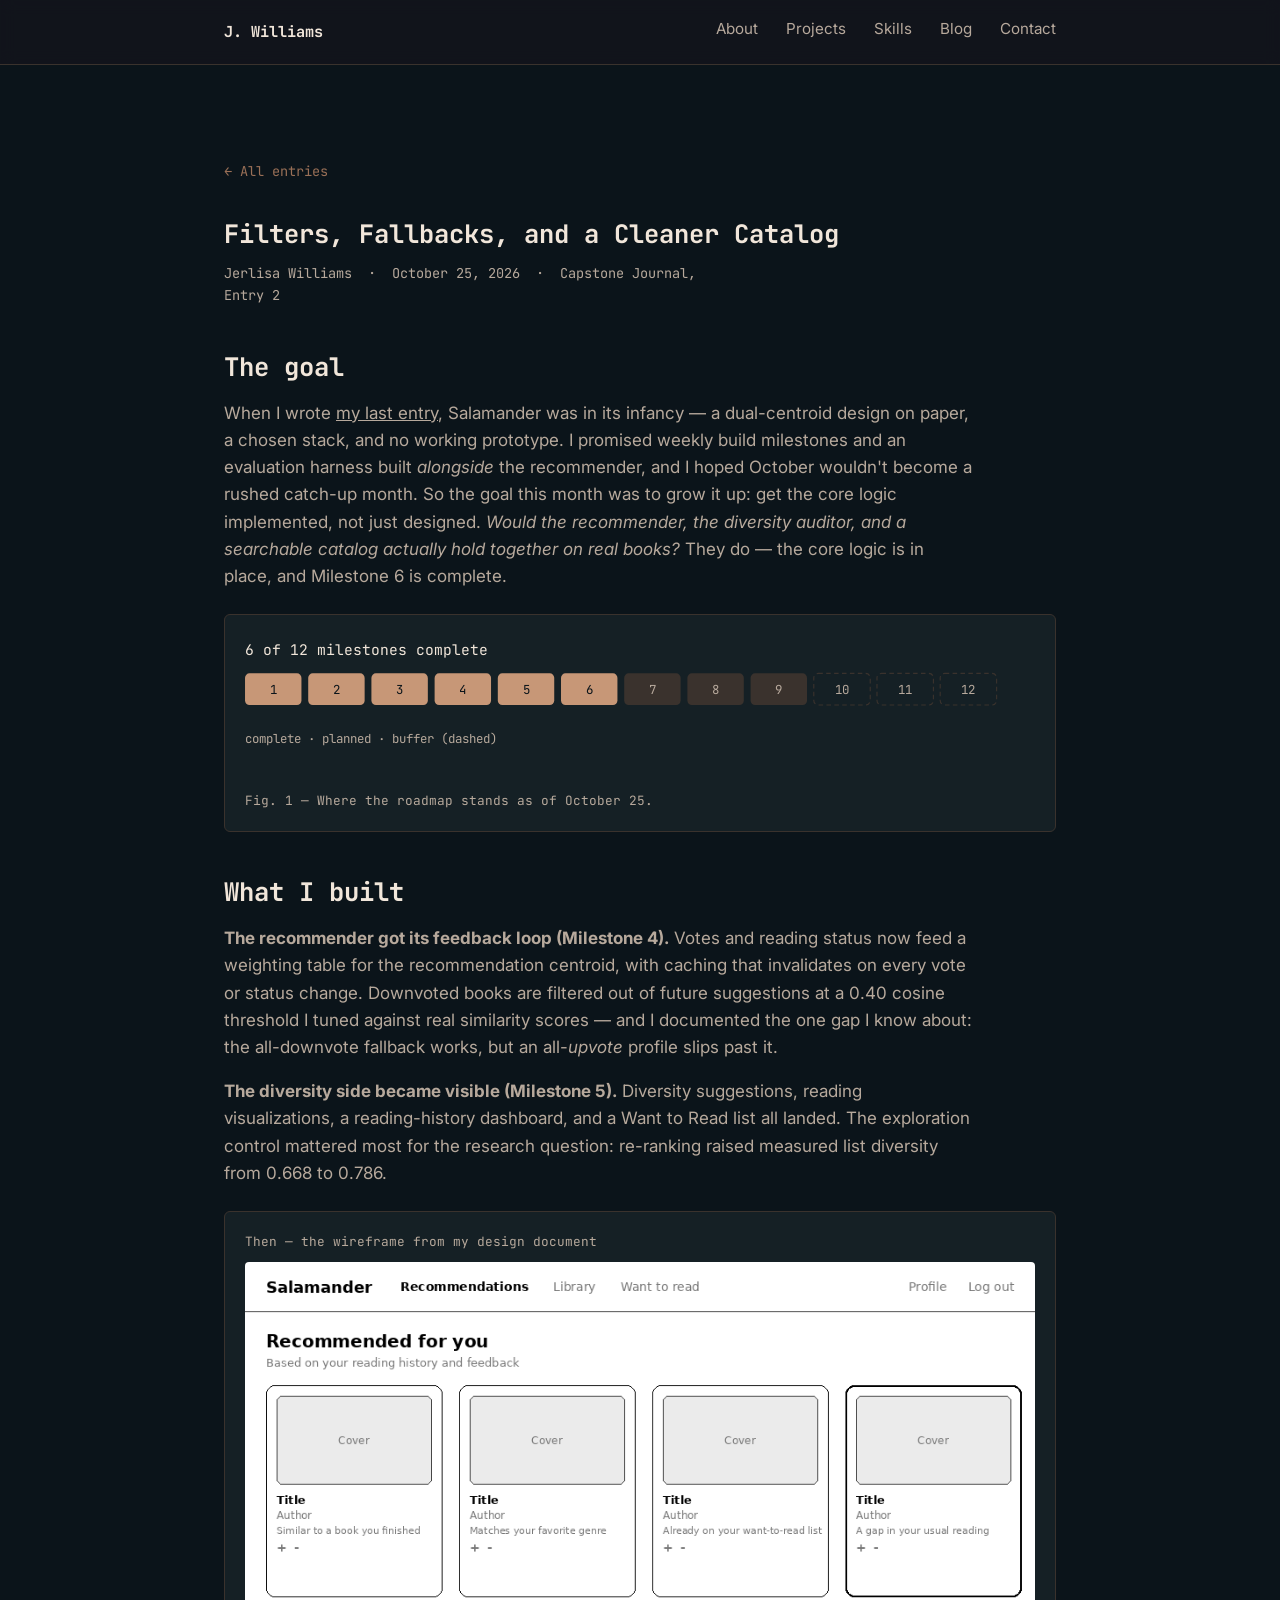
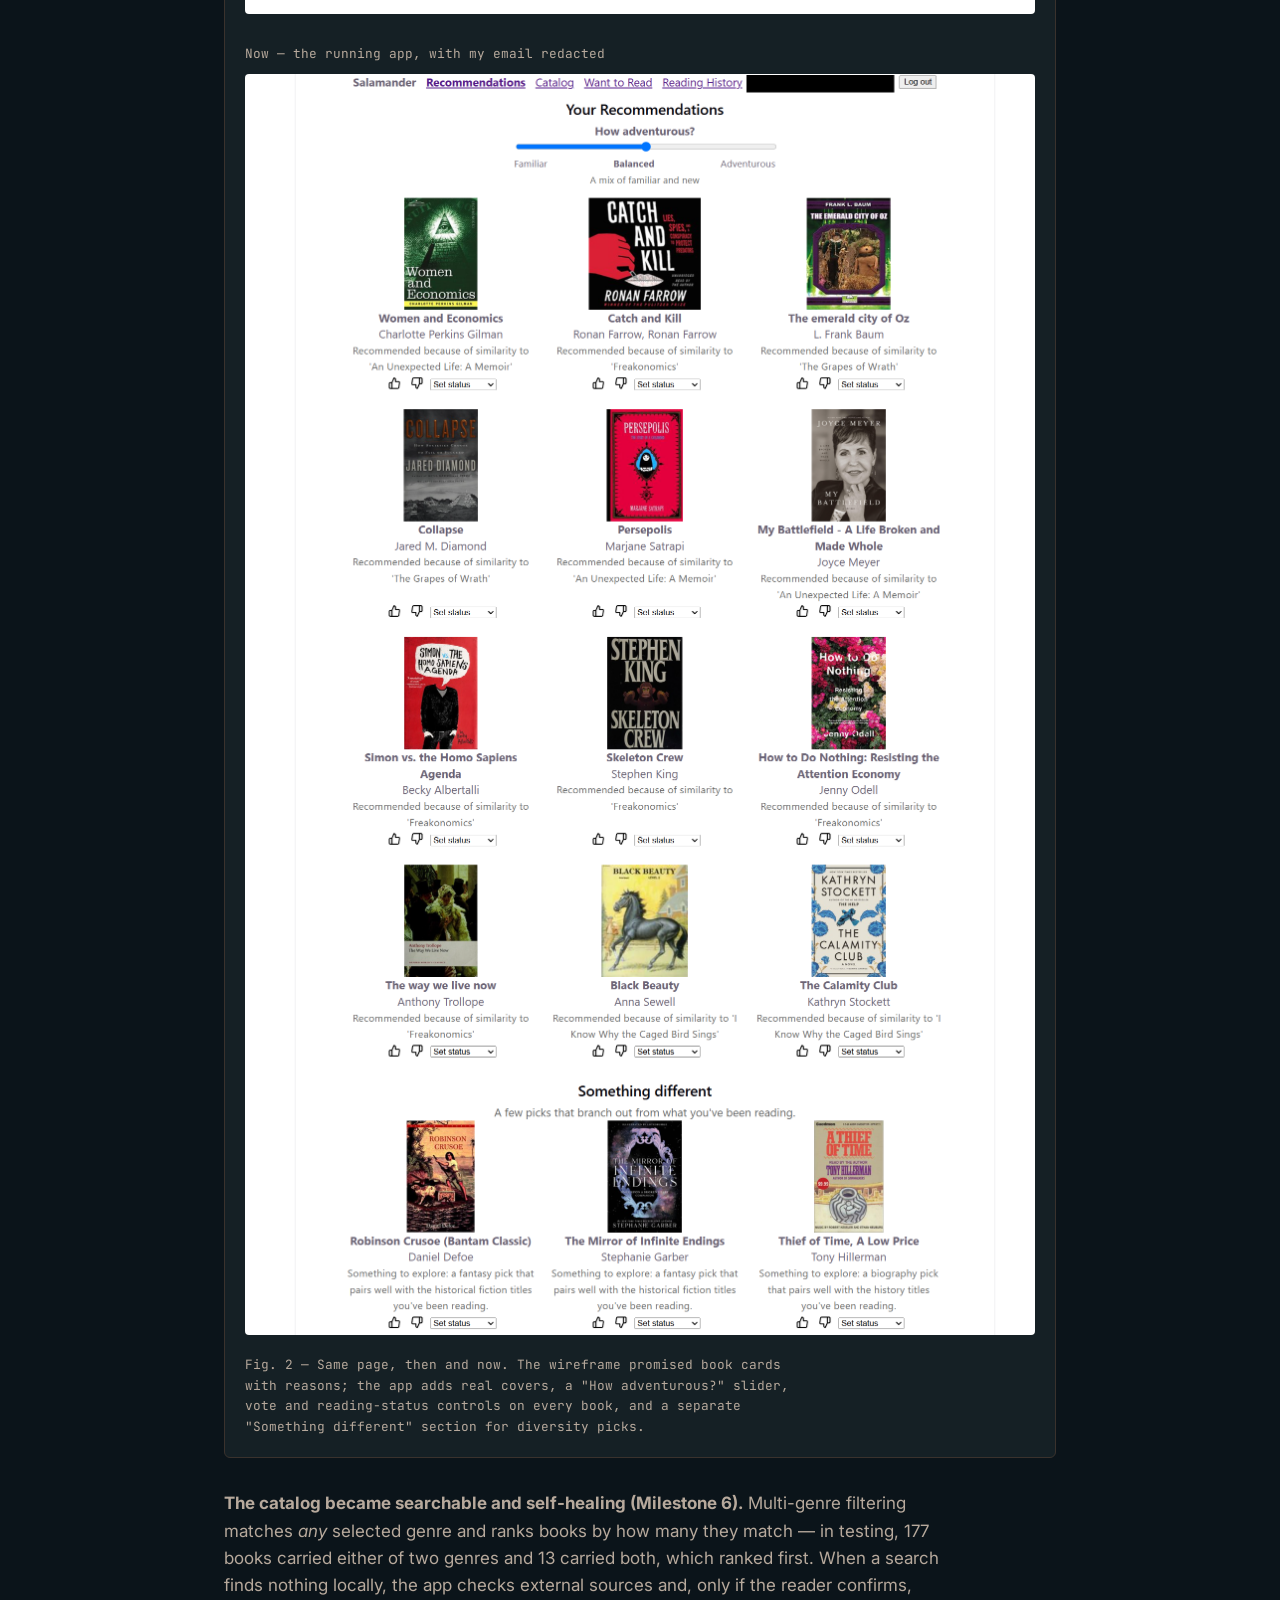
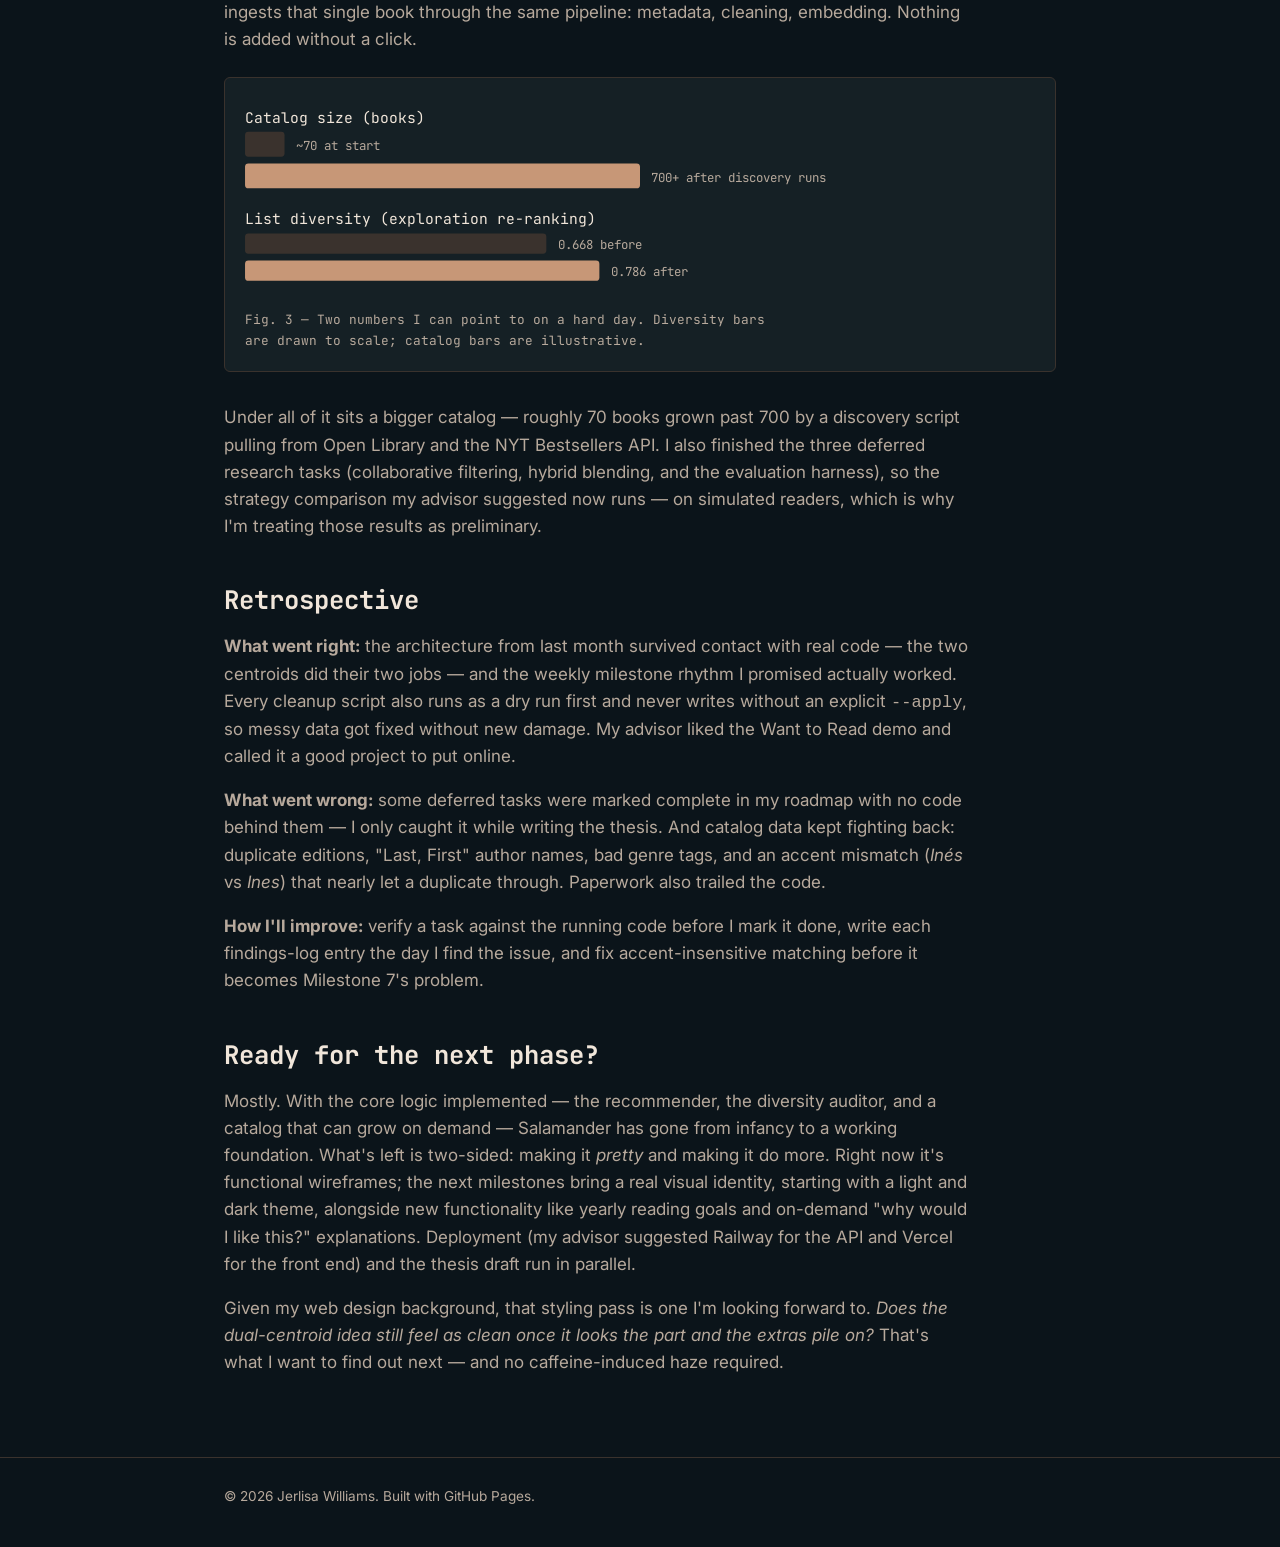
<file: blog/filters-fallbacks-and-a-cleaner-catalog.html>
<!DOCTYPE html>
<html lang="en">
<head>
  <meta charset="UTF-8" />
  <meta name="viewport" content="width=device-width, initial-scale=1.0, viewport-fit=cover" />
  <title>Filters, Fallbacks, and a Cleaner Catalog — Jerlisa Williams</title>
  <meta name="description" content="Second capstone journal entry: Salamander goes from architecture on paper to a running app, six milestones in." />
  <link rel="preconnect" href="https://fonts.googleapis.com">
  <link rel="preconnect" href="https://fonts.gstatic.com" crossorigin>
  <link href="https://fonts.googleapis.com/css2?family=JetBrains+Mono:wght@400;500;700&family=Inter:wght@400;500;600&display=swap" rel="stylesheet">
  <link rel="stylesheet" href="../css/styles.css" />
</head>
<body>

  <a class="skip-link" href="#main">Skip to content</a>

  <header class="site-header">
    <div class="wrap header-row">
      <a href="../index.html" class="wordmark">J. Williams</a>
      <nav class="site-nav" aria-label="Primary">
        <a href="../index.html#about">About</a>
        <a href="../index.html#projects">Projects</a>
        <a href="../index.html#skills">Skills</a>
        <a href="./">Blog</a>
        <a href="../index.html#contact">Contact</a>
      </nav>
    </div>
  </header>

  <main id="main">
    <article class="section">
      <div class="wrap">
        <p class="blog-crumb"><a href="./">← All entries</a></p>

        <div class="post-hero">
          <h1>Filters, Fallbacks, and a Cleaner Catalog</h1>
          <p class="post-meta">Jerlisa Williams &nbsp;·&nbsp; October 25, 2026 &nbsp;·&nbsp; Capstone Journal, Entry 2</p>
        </div>

        <div class="post-body">

          <h2>The goal</h2>
          <p>
            When I wrote <a href="two-centroids-one-recommendation.html">my last entry</a>,
            Salamander was in its infancy — a dual-centroid design on paper, a
            chosen stack, and no working prototype. I promised weekly build
            milestones and an evaluation harness built <em>alongside</em> the
            recommender, and I hoped October wouldn't become a rushed
            catch-up month. So the goal this month was to grow it up: get the
            core logic implemented, not just designed. <em>Would the
            recommender, the diversity auditor, and a searchable catalog
            actually hold together on real books?</em> They do — the core
            logic is in place, and Milestone 6 is complete.
          </p>

          <div class="diagram-card">
            <svg viewBox="0 0 700 120" role="img" aria-labelledby="progress-title">
              <title id="progress-title">Roadmap progress: 6 of 12 milestones complete, the last 3 held as buffer</title>
              <text x="0" y="18" style="fill:var(--text);font-family:var(--font-display);font-size:13px">6 of 12 milestones complete</text>

              <g style="fill:var(--brass)">
                <rect x="0"   y="34" width="50" height="28" rx="4" />
                <rect x="56"  y="34" width="50" height="28" rx="4" />
                <rect x="112" y="34" width="50" height="28" rx="4" />
                <rect x="168" y="34" width="50" height="28" rx="4" />
                <rect x="224" y="34" width="50" height="28" rx="4" />
                <rect x="280" y="34" width="50" height="28" rx="4" />
              </g>
              <g style="fill:var(--border)">
                <rect x="336" y="34" width="50" height="28" rx="4" />
                <rect x="392" y="34" width="50" height="28" rx="4" />
                <rect x="448" y="34" width="50" height="28" rx="4" />
              </g>
              <g style="fill:none;stroke:var(--border);stroke-dasharray:4 3">
                <rect x="504" y="34" width="50" height="28" rx="4" />
                <rect x="560" y="34" width="50" height="28" rx="4" />
                <rect x="616" y="34" width="50" height="28" rx="4" />
              </g>

              <g style="font-family:var(--font-display);font-size:11px" text-anchor="middle">
                <text x="25"  y="52" style="fill:#0b141a">1</text>
                <text x="81"  y="52" style="fill:#0b141a">2</text>
                <text x="137" y="52" style="fill:#0b141a">3</text>
                <text x="193" y="52" style="fill:#0b141a">4</text>
                <text x="249" y="52" style="fill:#0b141a">5</text>
                <text x="305" y="52" style="fill:#0b141a">6</text>
                <text x="361" y="52" style="fill:var(--text-muted)">7</text>
                <text x="417" y="52" style="fill:var(--text-muted)">8</text>
                <text x="473" y="52" style="fill:var(--text-muted)">9</text>
                <text x="529" y="52" style="fill:var(--text-muted)">10</text>
                <text x="585" y="52" style="fill:var(--text-muted)">11</text>
                <text x="641" y="52" style="fill:var(--text-muted)">12</text>
              </g>
              <text x="0" y="96" style="fill:var(--text-muted);font-family:var(--font-display);font-size:11px">complete · planned · buffer (dashed)</text>
            </svg>
            <p class="diagram-caption">Fig. 1 — Where the roadmap stands as of October 25.</p>
          </div>

          <h2>What I built</h2>
          <p>
            <strong>The recommender got its feedback loop (Milestone 4).</strong>
            Votes and reading status now feed a weighting table for the
            recommendation centroid, with caching that invalidates on every
            vote or status change. Downvoted books are filtered out of future
            suggestions at a 0.40 cosine threshold I tuned against real
            similarity scores — and I documented the one gap I know about:
            the all-downvote fallback works, but an all-<em>upvote</em>
            profile slips past it.
          </p>
          <p>
            <strong>The diversity side became visible (Milestone 5).</strong>
            Diversity suggestions, reading visualizations, a reading-history
            dashboard, and a Want to Read list all landed. The exploration
            control mattered most for the research question: re-ranking
            raised measured list diversity from 0.668 to 0.786.
          </p>

          <div class="diagram-card">
            <p class="diagram-caption" style="margin:0 0 10px">Then — the wireframe from my design document</p>
            <img src="salamander_recommendations_mockup.png" alt="Wireframe mockup of the planned Salamander recommendations page: four recommendation cards with a reason on each, the fourth marked as a diversity-gap suggestion." style="width:100%;height:auto;border-radius:4px;" />
            <p class="diagram-caption" style="margin:22px 0 10px">Now — the running app, with my email redacted</p>
            <img src="salamander_recommendations_actual.png" alt="Screenshot of the running Salamander recommendations page: a 'How adventurous?' slider set to Balanced, a grid of recommended books with covers and reasons, vote buttons and status selectors, and a separate 'Something different' section of diversity picks." style="width:100%;height:auto;border-radius:4px;" />
            <p class="diagram-caption">Fig. 2 — Same page, then and now. The wireframe promised book cards with reasons; the app adds real covers, a "How adventurous?" slider, vote and reading-status controls on every book, and a separate "Something different" section for diversity picks.</p>
          </div>

          <p>
            <strong>The catalog became searchable and self-healing
            (Milestone 6).</strong> Multi-genre filtering matches <em>any</em>
            selected genre and ranks books by how many they match — in
            testing, 177 books carried either of two genres and 13 carried
            both, which ranked first. When a search finds nothing locally,
            the app checks external sources and, only if the reader confirms,
            ingests that single book through the same pipeline: metadata,
            cleaning, embedding. Nothing is added without a click.
          </p>

          <div class="diagram-card">
            <svg viewBox="0 0 700 170" role="img" aria-labelledby="numbers-title">
              <title id="numbers-title">Catalog size grew from about 70 to over 700 books, and list diversity rose from 0.668 to 0.786</title>
              <text x="0" y="22" style="fill:var(--text);font-family:var(--font-display);font-size:13px">Catalog size (books)</text>
              <rect x="0" y="30" width="35"  height="22" rx="3" style="fill:var(--border)" />
              <text x="45" y="46" style="fill:var(--text-muted);font-family:var(--font-display);font-size:11px">~70 at start</text>
              <rect x="0" y="58" width="350" height="22" rx="3" style="fill:var(--brass)" />
              <text x="360" y="74" style="fill:var(--text-muted);font-family:var(--font-display);font-size:11px">700+ after discovery runs</text>

              <text x="0" y="112" style="fill:var(--text);font-family:var(--font-display);font-size:13px">List diversity (exploration re-ranking)</text>
              <rect x="0" y="120" width="267" height="18" rx="3" style="fill:var(--border)" />
              <text x="277" y="134" style="fill:var(--text-muted);font-family:var(--font-display);font-size:11px">0.668 before</text>
              <rect x="0" y="144" width="314" height="18" rx="3" style="fill:var(--brass)" />
              <text x="324" y="158" style="fill:var(--text-muted);font-family:var(--font-display);font-size:11px">0.786 after</text>
            </svg>
            <p class="diagram-caption">Fig. 3 — Two numbers I can point to on a hard day. Diversity bars are drawn to scale; catalog bars are illustrative.</p>
          </div>

          <p>
            Under all of it sits a bigger catalog — roughly 70 books grown
            past 700 by a discovery script pulling from Open Library and the
            NYT Bestsellers API. I also finished the three deferred research
            tasks (collaborative filtering, hybrid blending, and the
            evaluation harness), so the strategy comparison my advisor
            suggested now runs — on simulated readers, which is why I'm
            treating those results as preliminary.
          </p>

          <h2>Retrospective</h2>
          <p>
            <strong>What went right:</strong> the architecture from last month
            survived contact with real code — the two centroids did their two
            jobs — and the weekly milestone rhythm I promised actually worked.
            Every cleanup script also runs as a dry run first and never
            writes without an explicit <code>--apply</code>, so messy data got
            fixed without new damage. My advisor liked the Want to Read demo
            and called it a good project to put online.
          </p>
          <p>
            <strong>What went wrong:</strong> some deferred tasks were marked
            complete in my roadmap with no code behind them — I only caught
            it while writing the thesis. And catalog data kept fighting back:
            duplicate editions, "Last, First" author names, bad genre tags,
            and an accent mismatch (<em>Inés</em> vs <em>Ines</em>) that
            nearly let a duplicate through. Paperwork also trailed the code.
          </p>
          <p>
            <strong>How I'll improve:</strong> verify a task against the
            running code before I mark it done, write each findings-log entry
            the day I find the issue, and fix accent-insensitive matching
            before it becomes Milestone 7's problem.
          </p>

          <h2>Ready for the next phase?</h2>
          <p>
            Mostly. With the core logic implemented — the recommender, the
            diversity auditor, and a catalog that can grow on demand —
            Salamander has gone from infancy to a working foundation. What's
            left is two-sided: making it <em>pretty</em> and making it do
            more. Right now it's functional wireframes; the next milestones
            bring a real visual identity, starting with a light and dark
            theme, alongside new functionality like yearly reading goals and
            on-demand "why would I like this?" explanations. Deployment
            (my advisor suggested Railway for the API and Vercel for the
            front end) and the thesis draft run in parallel.
          </p>
          <p>
            Given my web design background, that styling pass is one I'm
            looking forward to. <em>Does the dual-centroid idea still feel as
            clean once it looks the part and the extras pile on?</em> That's
            what I want to find out next — and no caffeine-induced haze
            required.
          </p>

        </div>
      </div>
    </article>
  </main>

  <footer class="site-footer">
    <div class="wrap">
      <p>&copy; <span id="year"></span> Jerlisa Williams. Built with GitHub Pages.</p>
    </div>
  </footer>

  <script src="../js/script.js"></script>
</body>
</html>
</file>
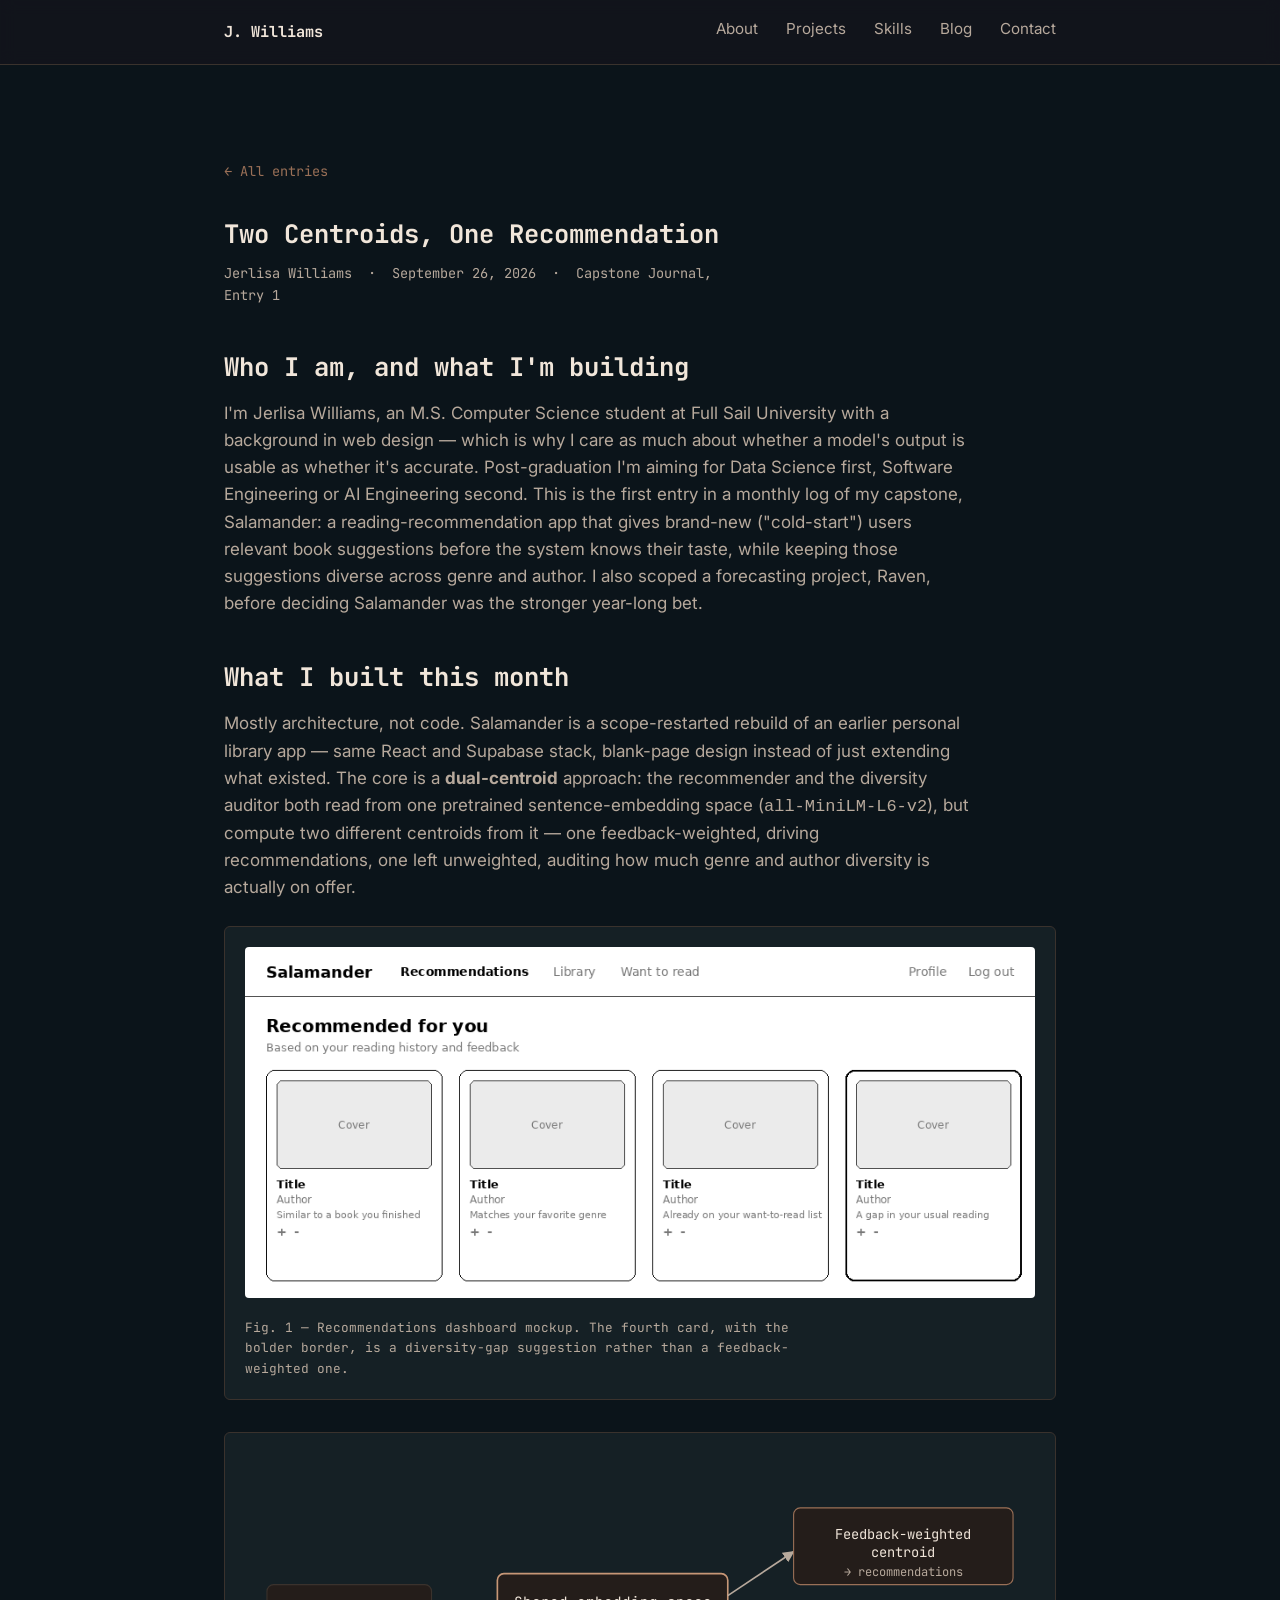
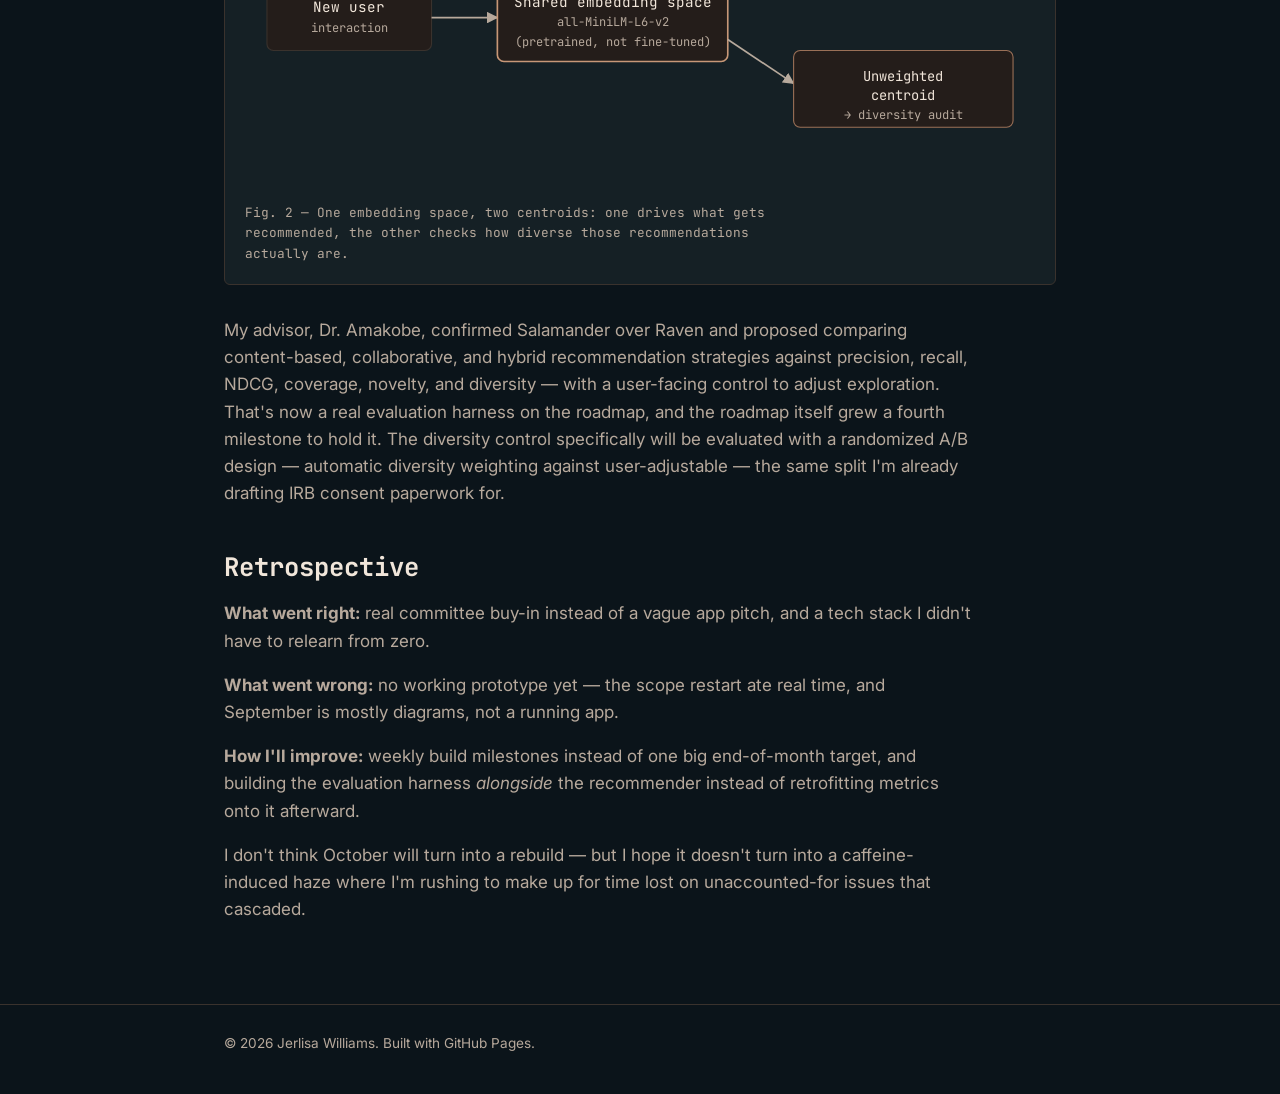
<file: blog/two-centroids-one-recommendation.html>
<!DOCTYPE html>
<html lang="en">
<head>
  <meta charset="UTF-8" />
  <meta name="viewport" content="width=device-width, initial-scale=1.0, viewport-fit=cover" />
  <title>Two Centroids, One Recommendation — Jerlisa Williams</title>
  <meta name="description" content="First capstone journal entry: introducing the Salamander project and this month's architecture decisions." />
  <link rel="preconnect" href="https://fonts.googleapis.com">
  <link rel="preconnect" href="https://fonts.gstatic.com" crossorigin>
  <link href="https://fonts.googleapis.com/css2?family=JetBrains+Mono:wght@400;500;700&family=Inter:wght@400;500;600&display=swap" rel="stylesheet">
  <link rel="stylesheet" href="../css/styles.css" />
</head>
<body>

  <a class="skip-link" href="#main">Skip to content</a>

  <header class="site-header">
    <div class="wrap header-row">
      <a href="../index.html" class="wordmark">J. Williams</a>
      <nav class="site-nav" aria-label="Primary">
        <a href="../index.html#about">About</a>
        <a href="../index.html#projects">Projects</a>
        <a href="../index.html#skills">Skills</a>
        <a href="./">Blog</a>
        <a href="../index.html#contact">Contact</a>
      </nav>
    </div>
  </header>

  <main id="main">
    <article class="section">
      <div class="wrap">
        <p class="blog-crumb"><a href="./">← All entries</a></p>

        <div class="post-hero">
          <h1>Two Centroids, One Recommendation</h1>
          <p class="post-meta">Jerlisa Williams &nbsp;·&nbsp; September 26, 2026 &nbsp;·&nbsp; Capstone Journal, Entry 1</p>
        </div>

        <div class="post-body">

          <h2>Who I am, and what I'm building</h2>
          <p>
            I'm Jerlisa Williams, an M.S. Computer Science student at Full
            Sail University with a background in web design — which is why I
            care as much about whether a model's output is usable as whether
            it's accurate. Post-graduation I'm aiming for Data Science first,
            Software Engineering or AI Engineering second. This is the first
            entry in a monthly log of my capstone, Salamander: a
            reading-recommendation app that gives brand-new ("cold-start")
            users relevant book suggestions before the system knows their
            taste, while keeping those suggestions diverse across genre and
            author. I also scoped a forecasting project, Raven, before
            deciding Salamander was the stronger year-long bet.
          </p>

          <h2>What I built this month</h2>
          <p>
            Mostly architecture, not code. Salamander is a scope-restarted
            rebuild of an earlier personal library app — same React and
            Supabase stack, blank-page design instead of just extending what
            existed. The core is a <strong>dual-centroid</strong> approach:
            the recommender and the diversity auditor both read from one
            pretrained sentence-embedding space (<code>all-MiniLM-L6-v2</code>),
            but compute two different centroids from it — one feedback-weighted,
            driving recommendations, one left unweighted, auditing how much
            genre and author diversity is actually on offer.
          </p>

          <div class="diagram-card">
            <img src="salamander_recommendations_mockup.png" alt="Wireframe mockup of the Salamander recommendations dashboard, showing four recommended-book cards with reasons for each recommendation." style="width:100%;height:auto;border-radius:4px;" />
            <p class="diagram-caption">Fig. 1 — Recommendations dashboard mockup. The fourth card, with the bolder border, is a diversity-gap suggestion rather than a feedback-weighted one.</p>
          </div>

          <div class="diagram-card">
            <svg viewBox="0 0 720 300" role="img" aria-labelledby="diagram1-title">
              <title id="diagram1-title">Salamander's dual-centroid architecture</title>
              <defs>
                <marker id="arrow1" viewBox="0 0 10 10" refX="9" refY="5" markerWidth="7" markerHeight="7" orient="auto-start-reverse">
                  <path d="M 0 0 L 10 5 L 0 10 z" style="fill:var(--text-muted)" />
                </marker>
              </defs>

              <rect x="20" y="120" width="150" height="60" rx="6" style="fill:var(--surface-2);stroke:var(--border)" />
              <text x="95" y="145" text-anchor="middle" style="fill:var(--text);font-family:var(--font-display);font-size:13px">New user</text>
              <text x="95" y="163" text-anchor="middle" style="fill:var(--text-muted);font-family:var(--font-display);font-size:11px">interaction</text>

              <line x1="170" y1="150" x2="230" y2="150" style="stroke:var(--text-muted);stroke-width:1.5" marker-end="url(#arrow1)" />

              <rect x="230" y="110" width="210" height="80" rx="6" style="fill:var(--surface-2);stroke:var(--brass);stroke-width:1.5" />
              <text x="335" y="140" text-anchor="middle" style="fill:var(--text);font-family:var(--font-display);font-size:13px">Shared embedding space</text>
              <text x="335" y="158" text-anchor="middle" style="fill:var(--text-muted);font-family:var(--font-display);font-size:11px">all-MiniLM-L6-v2</text>
              <text x="335" y="176" text-anchor="middle" style="fill:var(--text-muted);font-family:var(--font-display);font-size:11px">(pretrained, not fine-tuned)</text>

              <line x1="440" y1="130" x2="500" y2="90" style="stroke:var(--text-muted);stroke-width:1.5" marker-end="url(#arrow1)" />
              <line x1="440" y1="170" x2="500" y2="210" style="stroke:var(--text-muted);stroke-width:1.5" marker-end="url(#arrow1)" />

              <rect x="500" y="50" width="200" height="70" rx="6" style="fill:var(--surface-2);stroke:var(--clay)" />
              <text x="600" y="78" text-anchor="middle" style="fill:var(--text);font-family:var(--font-display);font-size:12.5px">Feedback-weighted</text>
              <text x="600" y="95" text-anchor="middle" style="fill:var(--text);font-family:var(--font-display);font-size:12.5px">centroid</text>
              <text x="600" y="112" text-anchor="middle" style="fill:var(--text-muted);font-family:var(--font-display);font-size:11px">→ recommendations</text>

              <rect x="500" y="180" width="200" height="70" rx="6" style="fill:var(--surface-2);stroke:var(--clay)" />
              <text x="600" y="208" text-anchor="middle" style="fill:var(--text);font-family:var(--font-display);font-size:12.5px">Unweighted</text>
              <text x="600" y="225" text-anchor="middle" style="fill:var(--text);font-family:var(--font-display);font-size:12.5px">centroid</text>
              <text x="600" y="242" text-anchor="middle" style="fill:var(--text-muted);font-family:var(--font-display);font-size:11px">→ diversity audit</text>
            </svg>
            <p class="diagram-caption">Fig. 2 — One embedding space, two centroids: one drives what gets recommended, the other checks how diverse those recommendations actually are.</p>
          </div>

          <p>
            My advisor, Dr. Amakobe, confirmed Salamander over Raven and
            proposed comparing content-based, collaborative, and hybrid
            recommendation strategies against precision, recall, NDCG,
            coverage, novelty, and diversity — with a user-facing control to
            adjust exploration. That's now a real evaluation harness on the
            roadmap, and the roadmap itself grew a fourth milestone to hold
            it. The diversity control specifically will be evaluated with a
            randomized A/B design — automatic diversity weighting against
            user-adjustable — the same split I'm already drafting IRB consent
            paperwork for.
          </p>

          <h2>Retrospective</h2>
          <p>
            <strong>What went right:</strong> real committee buy-in instead
            of a vague app pitch, and a tech stack I didn't have to relearn
            from zero.
          </p>
          <p>
            <strong>What went wrong:</strong> no working prototype yet — the
            scope restart ate real time, and September is mostly diagrams,
            not a running app.
          </p>
          <p>
            <strong>How I'll improve:</strong> weekly build milestones
            instead of one big end-of-month target, and building the
            evaluation harness <em>alongside</em> the recommender instead of
            retrofitting metrics onto it afterward.
          </p>

          <p>
            I don't think October will turn into a rebuild — but I hope it
            doesn't turn into a caffeine-induced haze where I'm rushing to
            make up for time lost on unaccounted-for issues that cascaded.
          </p>

        </div>
      </div>
    </article>
  </main>

  <footer class="site-footer">
    <div class="wrap">
      <p>&copy; <span id="year"></span> Jerlisa Williams. Built with GitHub Pages.</p>
    </div>
  </footer>

  <script src="../js/script.js"></script>
</body>
</html>
</file>
<file: css/styles.css>
/* ---------- Tokens ---------- */
:root {
  --bg: #0b141a;
  --surface: #152025;
  --surface-2: #241d1a;
  --border: #3a322d;
  --text: #f1e6da;
  --text-muted: #b7a99c;
  --brass: #c79777;
  --clay: #9a7057;

  --font-display: 'JetBrains Mono', ui-monospace, 'SF Mono', Consolas, monospace;
  --font-body: 'Inter', system-ui, -apple-system, sans-serif;

  --max-width: 880px;
  --radius: 6px;
}

* { box-sizing: border-box; }

html { scroll-behavior: smooth; }

@media (prefers-reduced-motion: reduce) {
  html { scroll-behavior: auto; }
  *, *::before, *::after {
    animation-duration: 0.01ms !important;
    animation-iteration-count: 1 !important;
    transition-duration: 0.01ms !important;
  }
}

body {
  margin: 0;
  background: var(--bg);
  color: var(--text);
  font-family: var(--font-body);
  font-size: 17px;
  line-height: 1.6;
  -webkit-font-smoothing: antialiased;
}

.wrap {
  max-width: var(--max-width);
  margin: 0 auto;
  padding: 0 24px;
}

h1, h2, h3, h4 {
  font-family: var(--font-display);
  font-weight: 700;
  line-height: 1.25;
  margin: 0 0 0.5em;
}

h2 { font-size: 1.6rem; }
h3 { font-size: 1.15rem; }
h4 { font-size: 1rem; margin-bottom: 0.35em; }

p { color: var(--text-muted); max-width: 62ch; }

a { color: inherit; }

.skip-link {
  position: absolute;
  left: -9999px;
  top: 0;
  background: var(--brass);
  color: #0b141a;
  padding: 10px 16px;
  z-index: 100;
  border-radius: var(--radius);
}
.skip-link:focus {
  left: 16px;
  top: 16px;
}

a:focus-visible,
button:focus-visible {
  outline: 2px solid var(--brass);
  outline-offset: 3px;
}

/* ---------- Header ---------- */
.site-header {
  position: sticky;
  top: 0;
  z-index: 10;
  background: rgba(18, 20, 28, 0.9);
  backdrop-filter: blur(8px);
  border-bottom: 1px solid var(--border);
}

.header-row {
  display: flex;
  align-items: center;
  justify-content: space-between;
  height: 64px;
}

.wordmark {
  font-family: var(--font-display);
  font-weight: 700;
  text-decoration: none;
  font-size: 0.95rem;
}

.site-nav {
  display: flex;
  gap: 28px;
}

.site-nav a {
  text-decoration: none;
  color: var(--text-muted);
  font-size: 0.95rem;
  padding-bottom: 4px;
  border-bottom: 2px solid transparent;
  transition: color 0.15s ease, border-color 0.15s ease;
}

.site-nav a:hover,
.site-nav a:focus-visible {
  color: var(--text);
  border-bottom-color: var(--brass);
}

/* ---------- Hero ---------- */
.hero {
  padding: 88px 0 72px;
  border-bottom: 1px solid var(--border);
}

.hero-grid {
  display: grid;
  grid-template-columns: 1.1fr 1fr;
  gap: 56px;
  align-items: center;
}

.hero-kicker {
  font-family: var(--font-display);
  color: var(--clay);
  font-size: 0.95rem;
  margin: 0 0 12px;
}

.hero h1 {
  font-size: clamp(2.1rem, 5vw, 3rem);
  margin-bottom: 18px;
}

.hero-lede {
  font-size: 1.05rem;
  max-width: 46ch;
}

.hero-actions {
  display: flex;
  gap: 14px;
  margin-top: 28px;
  flex-wrap: wrap;
}

.btn {
  display: inline-block;
  text-decoration: none;
  font-family: var(--font-body);
  font-weight: 600;
  font-size: 0.95rem;
  padding: 11px 20px;
  border-radius: var(--radius);
  transition: transform 0.15s ease, background 0.15s ease, border-color 0.15s ease;
}

.btn-primary {
  background: var(--brass);
  color: #0b141a;
}
.btn-primary:hover { transform: translateY(-1px); }

.btn-ghost {
  border: 1px solid var(--border);
  color: var(--text);
}
.btn-ghost:hover {
  border-color: var(--clay);
}

/* Terminal */
.hero-terminal {
  background: var(--surface);
  border: 1px solid var(--border);
  border-radius: var(--radius);
  overflow: hidden;
}

.terminal-bar {
  display: flex;
  align-items: center;
  gap: 6px;
  padding: 10px 14px;
  background: var(--surface-2);
  border-bottom: 1px solid var(--border);
}

.dot {
  width: 10px;
  height: 10px;
  border-radius: 50%;
  background: var(--border);
}

.terminal-title {
  margin-left: 8px;
  font-family: var(--font-display);
  font-size: 0.8rem;
  color: var(--text-muted);
}

.terminal-body {
  margin: 0;
  padding: 18px 16px 22px;
  font-family: var(--font-display);
  font-size: 0.85rem;
  min-height: 200px;
  color: var(--text);
  white-space: pre-wrap;
  word-break: break-word;
}

.terminal-body .prompt { color: var(--clay); }
.terminal-body .metric { color: var(--brass); }

.cursor {
  display: inline-block;
  width: 8px;
  height: 1em;
  background: var(--brass);
  vertical-align: -2px;
  animation: blink 1s step-end infinite;
}

@keyframes blink {
  50% { opacity: 0; }
}

/* ---------- Sections ---------- */
.section {
  padding: 64px 0;
  border-bottom: 1px solid var(--border);
}

.section-alt {
  background: var(--surface);
}

.about-grid p { margin-bottom: 1em; }

/* ---------- Projects ---------- */
.project-eyebrow {
  font-family: var(--font-display);
  font-size: 0.8rem;
  color: var(--clay);
  margin: 0 0 6px;
}

.project-featured {
  border-left: 3px solid var(--brass);
  padding: 4px 0 4px 22px;
  margin-bottom: 40px;
}

.project-featured p {
  max-width: 68ch;
}

.projects-subhead {
  margin-top: 48px;
  color: var(--text-muted);
  font-size: 1rem;
  text-transform: none;
}

.project-list {
  list-style: none;
  margin: 20px 0 0;
  padding: 0;
}

.project-item {
  border-left: 3px solid var(--border);
  padding: 4px 0 4px 22px;
  margin-bottom: 26px;
}

.project-item p {
  margin: 0;
  max-width: 68ch;
}

.tag-list {
  list-style: none;
  display: flex;
  flex-wrap: wrap;
  gap: 8px;
  padding: 0;
  margin: 14px 0 0;
}

.tag-list li {
  font-family: var(--font-display);
  font-size: 0.78rem;
  color: var(--clay);
  border: 1px solid var(--border);
  border-radius: 4px;
  padding: 4px 9px;
}

/* ---------- Skills ---------- */
.skills-grid {
  display: grid;
  grid-template-columns: repeat(3, 1fr);
  gap: 32px;
  margin-top: 12px;
}

.skill-group h3 {
  color: var(--text);
}

/* ---------- Contact ---------- */
.contact-grid {
  display: grid;
  grid-template-columns: 1.2fr 1fr;
  gap: 40px;
  align-items: start;
}

.contact-links {
  display: flex;
  flex-direction: column;
  gap: 12px;
  align-items: flex-start;
}

/* ---------- Footer ---------- */
.site-footer {
  padding: 28px 0 40px;
}

.site-footer p {
  font-size: 0.85rem;
  margin: 0;
}

/* ---------- Blog ---------- */
.blog-crumb {
  font-family: var(--font-display);
  font-size: 0.85rem;
  color: var(--text-muted);
  margin: 32px 0 0;
}
.blog-crumb a {
  color: var(--clay);
  text-decoration: none;
}
.blog-crumb a:hover { text-decoration: underline; }

.post-list {
  list-style: none;
  margin: 28px 0 0;
  padding: 0;
}

.post-card {
  display: block;
  text-decoration: none;
  color: inherit;
  border-left: 3px solid var(--brass);
  padding: 4px 0 4px 22px;
  margin-bottom: 32px;
}

.post-card h2 {
  margin-bottom: 6px;
}

.post-date {
  font-family: var(--font-display);
  font-size: 0.8rem;
  color: var(--clay);
  margin: 0 0 10px;
}

.post-hero {
  margin: 36px 0 8px;
}

.post-meta {
  font-family: var(--font-display);
  font-size: 0.85rem;
  color: var(--text-muted);
  margin: 0 0 36px;
}

.post-body h2 {
  margin-top: 44px;
}

.post-body p {
  max-width: 68ch;
}

.diagram-card {
  background: var(--surface);
  border: 1px solid var(--border);
  border-radius: var(--radius);
  padding: 20px;
  margin: 24px 0 32px;
}

.diagram-caption {
  font-family: var(--font-display);
  font-size: 0.8rem;
  color: var(--text-muted);
  margin: 12px 0 0;
}

.retro-grid {
  display: grid;
  grid-template-columns: 1fr 1fr;
  gap: 28px;
  margin: 20px 0 32px;
}

.retro-grid h3 {
  color: var(--clay);
  font-size: 1rem;
}

@media (max-width: 760px) {
  .retro-grid {
    grid-template-columns: 1fr;
  }
}

@media (max-width: 760px) {
  .hero-grid,
  .contact-grid {
    grid-template-columns: 1fr;
  }
  .skills-grid {
    grid-template-columns: 1fr;
  }
  .site-nav {
    gap: 16px;
  }
  .hero {
    padding: 56px 0 48px;
  }
}
</file>
